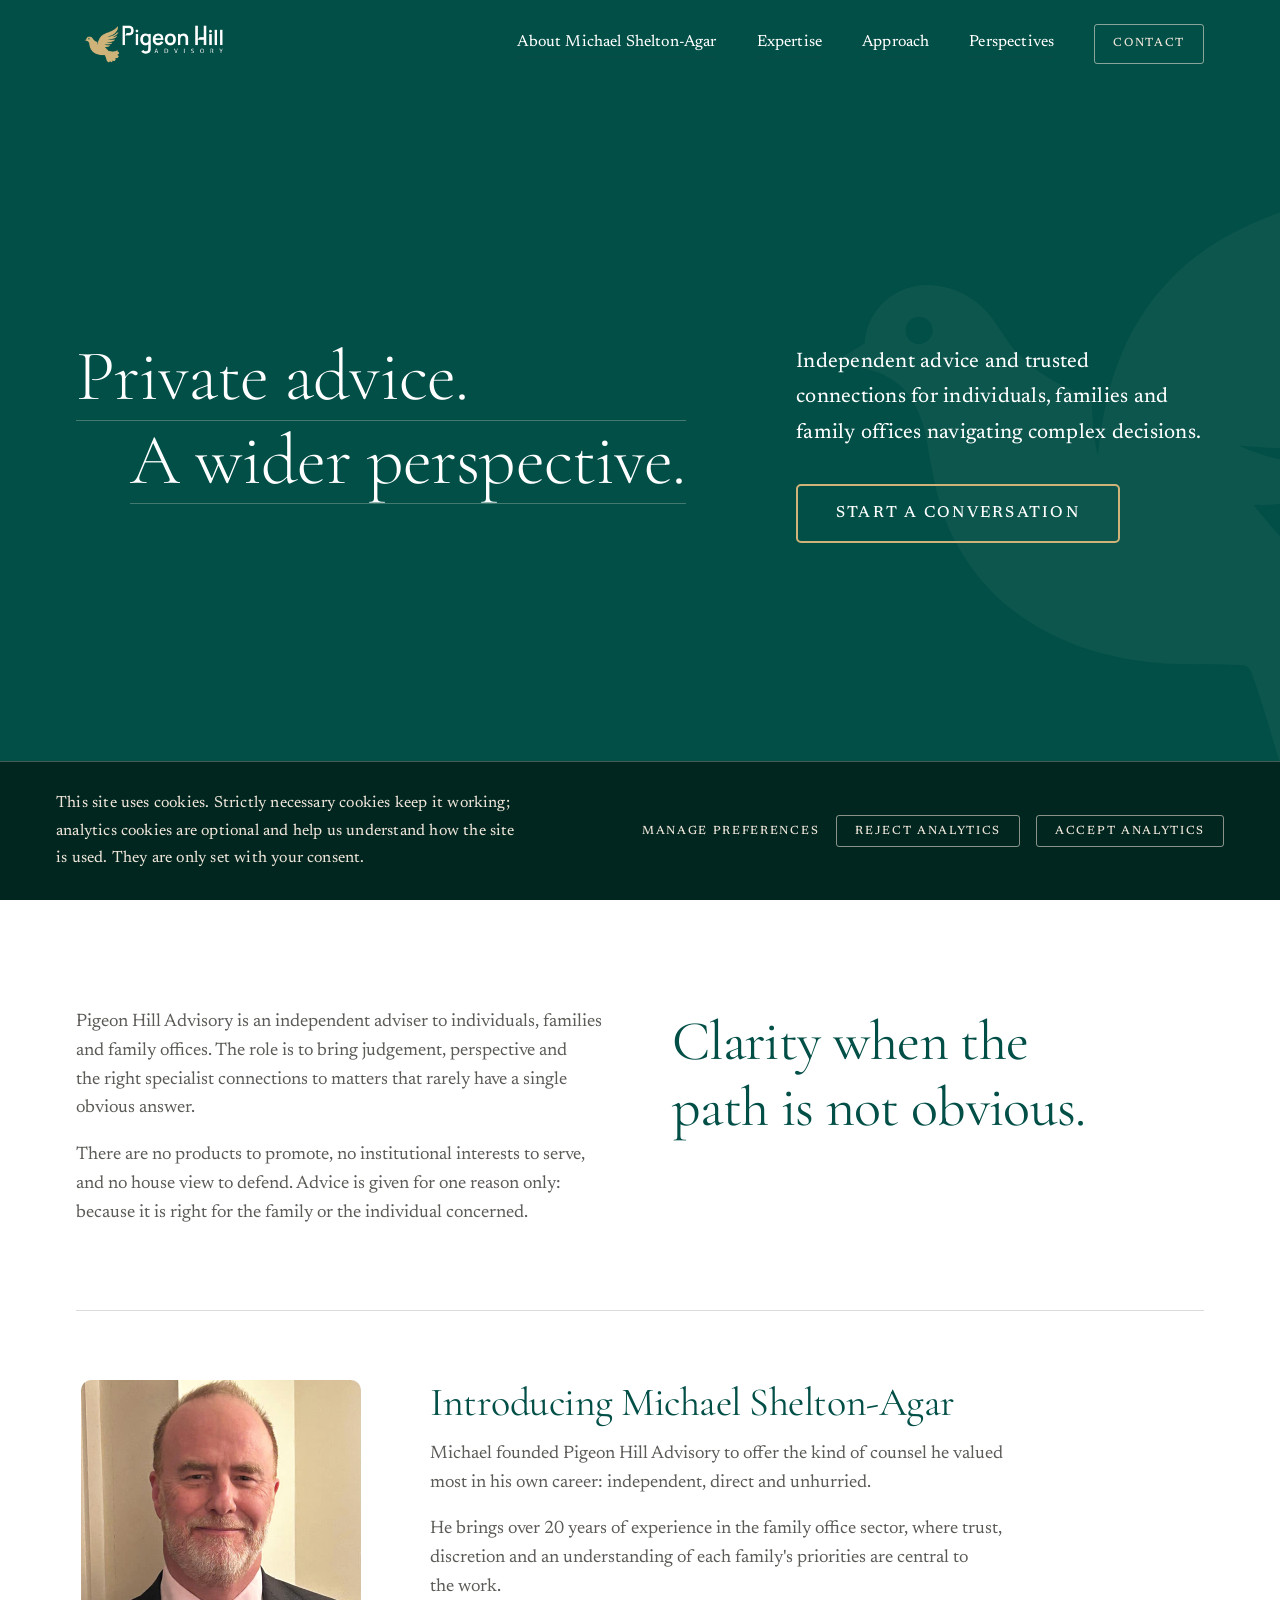
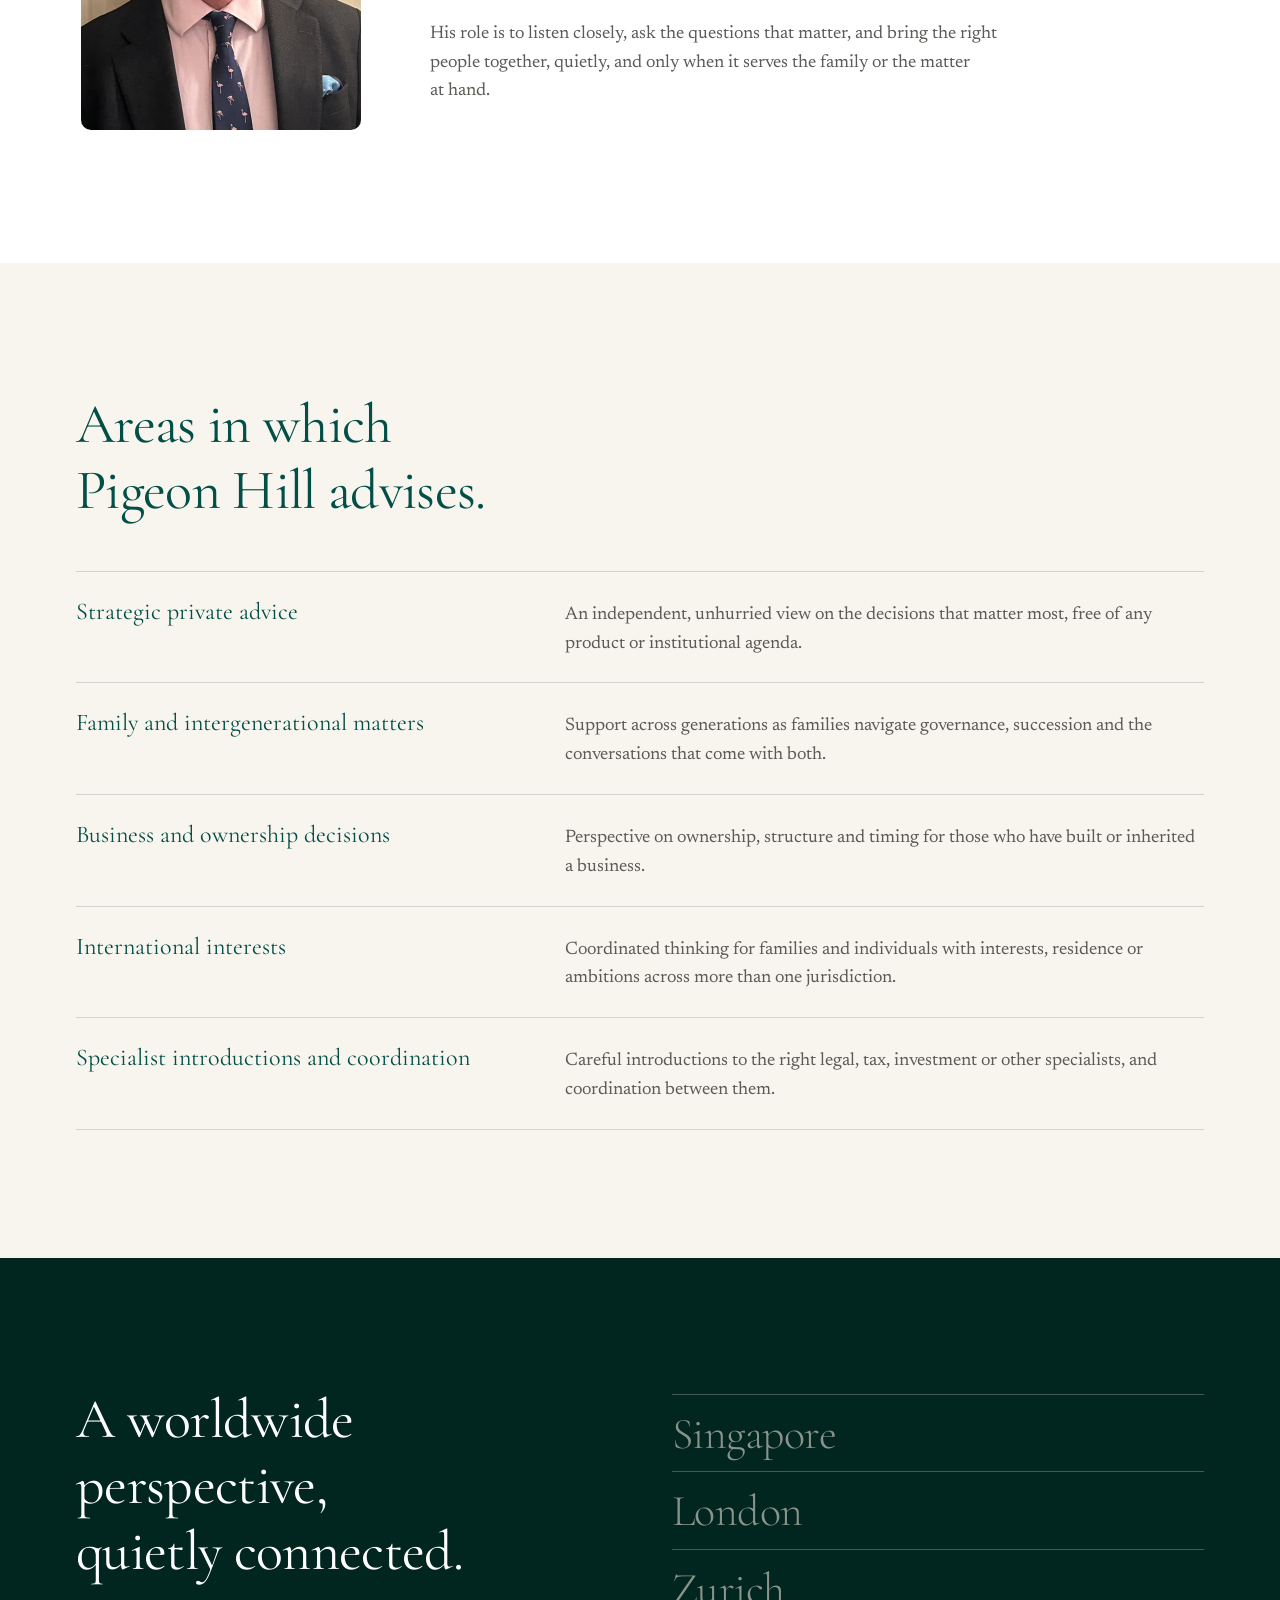
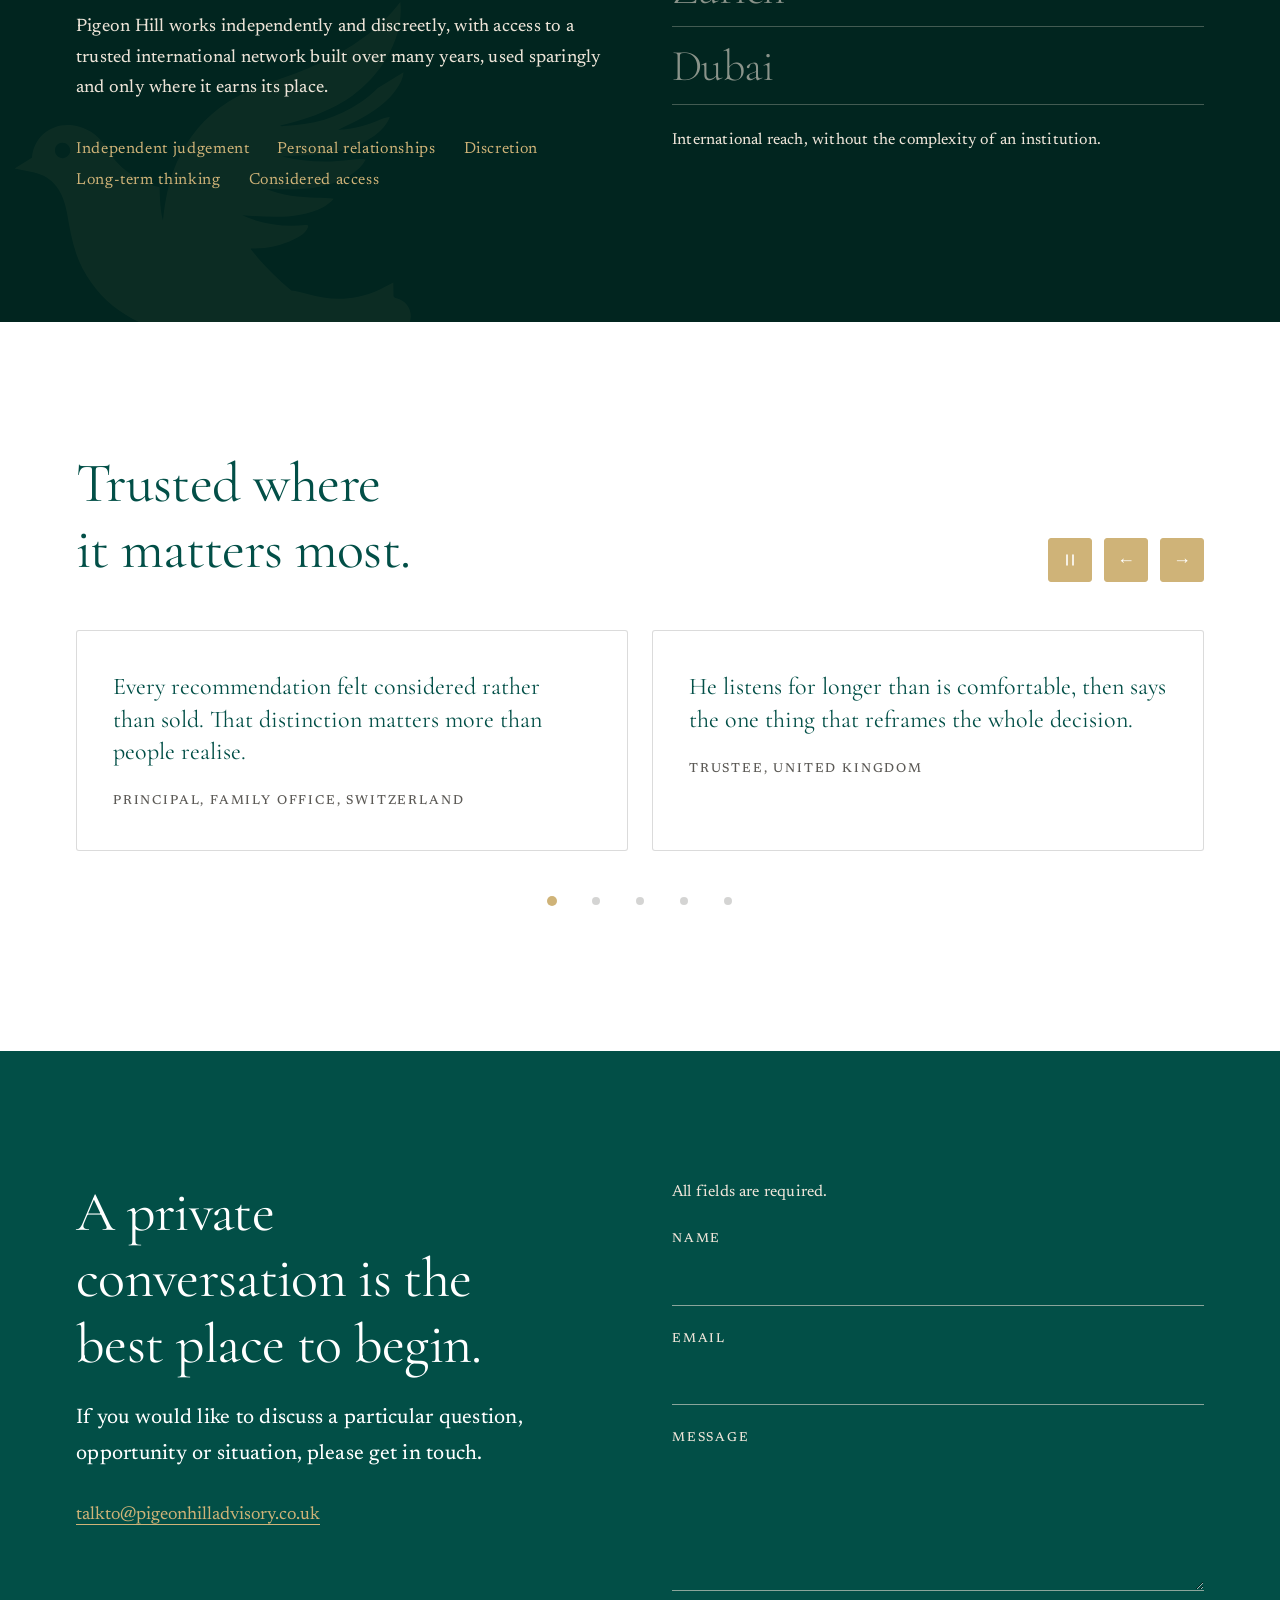
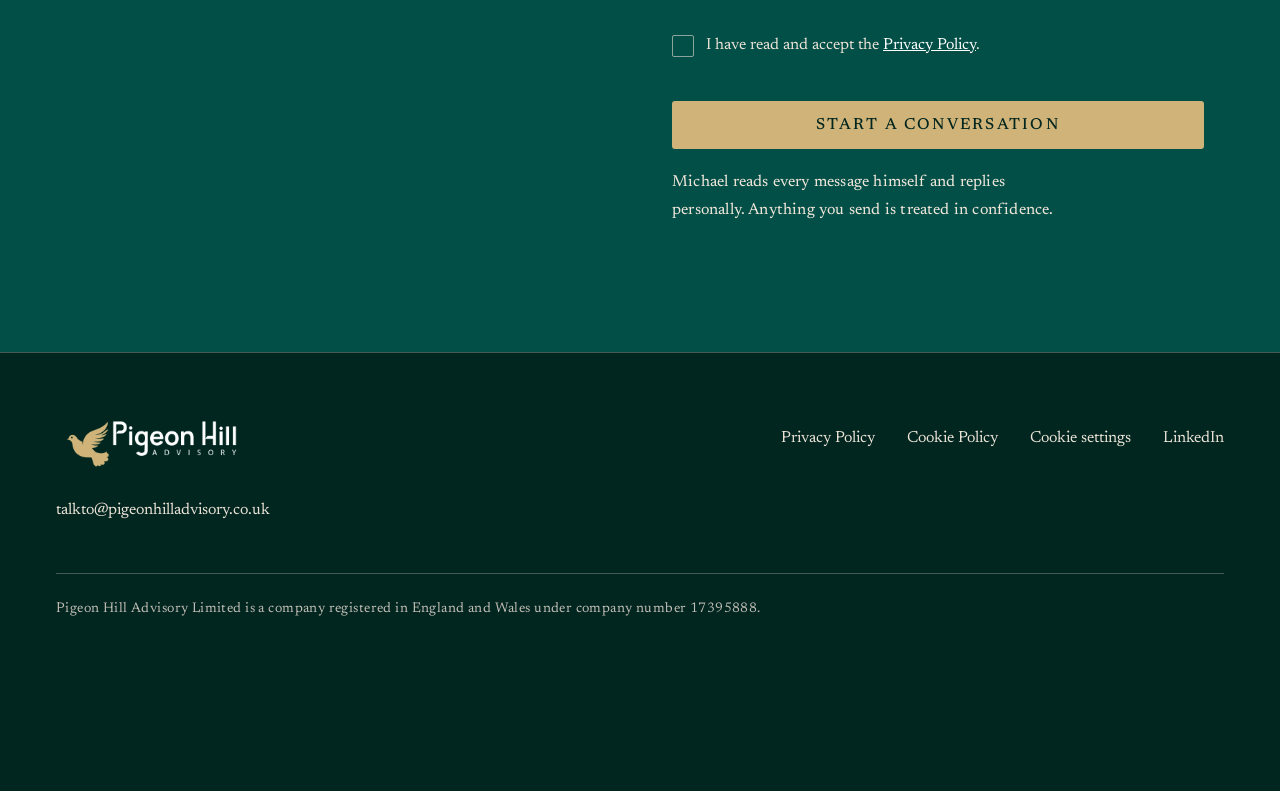
<file: index.html>
<!DOCTYPE html>
<html lang="en-GB">
<head>
<meta charset="utf-8">
<meta name="viewport" content="width=device-width, initial-scale=1">
<title>Pigeon Hill Advisory - Private advice. A wider perspective.</title>
<meta name="description" content="Independent advice and trusted connections for individuals, families and family offices navigating complex decisions.">
<meta name="keywords" content="private advisory, family office advice, wealth management, strategic advice, independent adviser, family governance, international wealth">
<meta name="author" content="Michael Shelton-Agar">
<meta name="robots" content="index, follow">
<link rel="canonical" href="https://pigeonhilladvisory.co.uk/">
<link rel="icon" href="./favicon.ico" sizes="any">
<link rel="icon" href="./assets/img/mark-dove-gold.svg" type="image/svg+xml">

<!-- OpenGraph Tags for Social Media Sharing -->
<meta property="og:type" content="website">
<meta property="og:url" content="https://pigeonhilladvisory.co.uk/">
<meta property="og:title" content="Pigeon Hill Advisory - Private advice. A wider perspective.">
<meta property="og:description" content="Independent advice and trusted connections for individuals, families and family offices navigating complex decisions.">
<meta property="og:site_name" content="Pigeon Hill Advisory">
<meta property="og:locale" content="en_GB">
<!-- Must be an absolute URL: scrapers do not resolve relative paths, and WhatsApp will not
     render SVG, so this is a JPG. Width/height let the card lay out before the image loads. -->
<meta property="og:image" content="https://pigeonhilladvisory.co.uk/assets/img/og-share.jpg">
<meta property="og:image:secure_url" content="https://pigeonhilladvisory.co.uk/assets/img/og-share.jpg">
<meta property="og:image:type" content="image/jpeg">
<meta property="og:image:width" content="1200">
<meta property="og:image:height" content="630">
<meta property="og:image:alt" content="Pigeon Hill Advisory - Private advice. A wider perspective.">

<!-- Twitter Card Tags -->
<meta name="twitter:card" content="summary_large_image">
<meta name="twitter:title" content="Pigeon Hill Advisory - Private advice. A wider perspective.">
<meta name="twitter:description" content="Independent advice and trusted connections for individuals, families and family offices navigating complex decisions.">
<meta name="twitter:image" content="https://pigeonhilladvisory.co.uk/assets/img/og-share.jpg">
<meta name="twitter:image:alt" content="Pigeon Hill Advisory - Private advice. A wider perspective.">

<!-- Schema.org Structured Data (JSON-LD) for Search Engines and AI -->
<script type="application/ld+json">
{
  "@context": "https://schema.org",
  "@type": "LocalBusiness",
  "name": "Pigeon Hill Advisory",
  "description": "Independent advice and trusted connections for individuals, families and family offices navigating complex decisions.",
  "url": "https://pigeonhilladvisory.co.uk/",
  "email": "talkto@pigeonhilladvisory.co.uk",
  "founder": {
    "@type": "Person",
    "name": "Michael Shelton-Agar",
    "description": "Founder of Pigeon Hill Advisory with over 20 years of experience in the family office sector",
    "sameAs": "https://www.linkedin.com/in/michael-shelton-agar-573106a/"
  },
  "areaServed": [
    {
      "@type": "City",
      "name": "Singapore"
    },
    {
      "@type": "City",
      "name": "London"
    },
    {
      "@type": "City",
      "name": "Zurich"
    },
    {
      "@type": "City",
      "name": "Dubai"
    }
  ],
  "knowsAbout": [
    "Strategic private advice",
    "Family governance",
    "Intergenerational wealth management",
    "Business succession",
    "Ownership decisions",
    "International wealth coordination",
    "Specialist introductions"
  ],
  "contactPoint": {
    "@type": "ContactPoint",
    "contactType": "General Enquiries",
    "email": "talkto@pigeonhilladvisory.co.uk",
    "availableLanguage": ["en"]
  },
  "priceRange": "$$$"
}
</script>

<!-- Additional Schema for Organization -->
<script type="application/ld+json">
{
  "@context": "https://schema.org",
  "@type": "Organization",
  "name": "Pigeon Hill Advisory",
  "url": "https://pigeonhilladvisory.co.uk/",
  "email": "talkto@pigeonhilladvisory.co.uk",
  "description": "Independent private advisory firm for individuals, families and family offices",
  "founders": [
    {
      "@type": "Person",
      "name": "Michael Shelton-Agar"
    }
  ],
  "serviceArea": ["SG", "GB", "CH", "AE"],
  "sameAs": [
    "https://www.linkedin.com/in/michael-shelton-agar-573106a/"
  ]
}
</script>
<link rel="preload" as="image" href="./assets/img/logo-PGA-black-on-white.png">
<link rel="preload" href="./assets/fonts/Newsreader-latin-wght.woff2" as="font" type="font/woff2" crossorigin>
<link rel="preload" href="./assets/fonts/CormorantGaramond-Light.woff2" as="font" type="font/woff2" crossorigin>
<link rel="stylesheet" href="./assets/css/tokens.css">
<link rel="stylesheet" href="./assets/css/base.css">
<link rel="stylesheet" href="./assets/css/style.css">
<!-- Google tag (gtag.js). Loads on every visit so Google can detect it; Consent Mode
     keeps analytics cookies off until the visitor accepts them in the cookie banner. -->
<script>
  window.dataLayer = window.dataLayer || [];
  function gtag(){dataLayer.push(arguments);}
  gtag('consent', 'default', { ad_storage: 'denied', analytics_storage: 'denied' });
  gtag('js', new Date());
  gtag('config', 'G-QL5EXM8TCN');
</script>
<script async src="https://www.googletagmanager.com/gtag/js?id=G-QL5EXM8TCN"></script>
</head>
<body>

<a href="#main-content" class="skip-link">Skip to content</a>

<nav class="site-nav" aria-label="Primary" data-nav>
  <div class="site-nav__inner">
    <a href="#hero" class="site-nav__logo" aria-label="Pigeon Hill Advisory - home">
      <img data-nav-logo
           src="./assets/img/logo-horizontal-reversed.png" width="1080" height="300"
           data-src-reversed="./assets/img/logo-horizontal-reversed.png"
           data-src-gold="./assets/img/logo-PGA-black-on-white.png"
           alt="Pigeon Hill Advisory">
    </a>

    <div class="site-nav__links">
      <a href="#about" class="site-nav__link">About Michael Shelton-Agar</a>
      <a href="#expertise" class="site-nav__link">Expertise</a>
      <a href="#approach" class="site-nav__link">Approach</a>
      <a href="#perspectives" class="site-nav__link">Perspectives</a>
      <a href="#contact" class="btn btn--outline btn--sm">Contact</a>
    </div>

    <button type="button" class="btn btn--text btn--sm site-nav__menu-btn" data-menu-open aria-haspopup="dialog">Menu</button>
  </div>
</nav>

<div class="mobile-menu" role="dialog" aria-modal="true" aria-label="Site navigation" data-mobile-menu hidden>
  <div class="mobile-menu__top">
    <img src="./assets/img/logo-horizontal-reversed.png" width="1080" height="300" alt="Pigeon Hill Advisory">
    <button type="button" class="btn btn--text" data-menu-close>Close</button>
  </div>
  <div class="mobile-menu__links">
    <a href="#about">About Michael Shelton-Agar</a>
    <a href="#expertise">Expertise</a>
    <a href="#approach">Approach</a>
    <a href="#perspectives">Perspectives</a>
    <a href="#contact" class="is-contact">Contact</a>
  </div>
</div>

<main id="main-content">

  <section id="hero" class="section section--forest hero">
    <img src="./assets/img/mark-dove-cream.svg" width="706" height="748" alt="" aria-hidden="true" class="section__watermark section__watermark--tr" data-parallax>
    <div class="container">
      <div class="hero__grid">
        <div class="hero__headline reveal">
          <h1 class="hero-lines">
            <span class="hero-lines__line"><span>Private advice.</span></span>
            <span class="hero-lines__line hero-lines__line--2"><span>A wider perspective.</span></span>
          </h1>
        </div>
        <div class="hero__aside reveal reveal--d1">
          <p class="hero__lead">Independent advice and trusted connections for individuals, families and family offices navigating complex decisions.</p>
          <a href="#contact" class="btn btn--lg btn--hero">Start a conversation</a>
        </div>
      </div>
    </div>
  </section>

  <section id="about" class="section section--paper">
    <div class="container">
      <div class="row">
        <div class="about-body reveal">
          <p>Pigeon Hill Advisory is an independent adviser to individuals, families and family offices. The role is to bring judgement, perspective and the right specialist connections to matters that rarely have a single obvious answer.</p>
          <p>There are no products to promote, no institutional interests to serve, and no house view to defend. Advice is given for one reason only: because it is right for the family or the individual concerned.</p>
        </div>
        <div class="reveal">
          <h2 class="about-strapline">Clarity when the path is not obvious.</h2>
        </div>
      </div>

      <hr class="ph-rule about-divider">

      <div class="row row--top">
        <div class="about-portrait-wrap reveal">
          <img class="about-portrait" src="./assets/img/portrait-michael-2-560.jpg" srcset="./assets/img/portrait-michael-2-560.jpg 560w, ./assets/img/portrait-michael-2.jpg 994w" sizes="280px" width="560" height="768" loading="lazy" decoding="async" alt="Michael Shelton-Agar, founder of Pigeon Hill Advisory">
        </div>
        <div class="about-bio reveal reveal--d2">
          <h2>Introducing Michael Shelton-Agar</h2>
          <p>Michael founded Pigeon Hill Advisory to offer the kind of counsel he valued most in his own career: independent, direct and unhurried.</p>
          <p>He brings over 20 years of experience in the family office sector, where trust, discretion and an understanding of each family's priorities are central to the work.</p>
          <p>His role is to listen closely, ask the questions that matter, and bring the right people together, quietly, and only when it serves the family or the matter at hand.</p>
        </div>
      </div>
    </div>
  </section>

  <section id="expertise" class="section section--bone">
    <div class="container">
      <div class="reveal">
        <h2 class="h-display h-display--areas">Areas in which Pigeon Hill advises.</h2>
      </div>
      <dl class="deflist reveal">
        <div class="deflist__row">
          <dt class="deflist__term">Strategic private advice</dt>
          <dd class="deflist__desc">An independent, unhurried view on the decisions that matter most, free of any product or institutional agenda.</dd>
        </div>
        <div class="deflist__row">
          <dt class="deflist__term">Family and intergenerational matters</dt>
          <dd class="deflist__desc">Support across generations as families navigate governance, succession and the conversations that come with both.</dd>
        </div>
        <div class="deflist__row">
          <dt class="deflist__term">Business and ownership decisions</dt>
          <dd class="deflist__desc">Perspective on ownership, structure and timing for those who have built or inherited a business.</dd>
        </div>
        <div class="deflist__row">
          <dt class="deflist__term">International interests</dt>
          <dd class="deflist__desc">Coordinated thinking for families and individuals with interests, residence or ambitions across more than one jurisdiction.</dd>
        </div>
        <div class="deflist__row">
          <dt class="deflist__term">Specialist introductions and coordination</dt>
          <dd class="deflist__desc">Careful introductions to the right legal, tax, investment or other specialists, and coordination between them.</dd>
        </div>
      </dl>
    </div>
  </section>

  <section id="approach" class="section section--deep">
    <img src="./assets/img/mark-dove-gold.svg" width="706" height="748" alt="" aria-hidden="true" class="section__watermark section__watermark--bl">
    <div class="container">
      <div class="row">
        <div class="reveal">
          <h2 class="h-display h-display--on-inverse h-display--approach">A worldwide perspective, quietly connected.</h2>
          <p class="lead-on-inverse">Pigeon Hill works independently and discreetly, with access to a trusted international network built over many years, used sparingly and only where it earns its place.</p>
          <ul class="approach-keywords"><li>Independent judgement</li><li>Personal relationships</li><li>Discretion</li><li>Long-term thinking</li><li>Considered access</li></ul>
        </div>
        <div class="reveal reveal--d2 approach-aside">
          <div class="approach-cities">
            <div class="approach-cities__row">
              <span class="approach-cities__city">Singapore</span>
              <span class="approach-cities__city">London</span>
              <span class="approach-cities__city">Zurich</span>
              <span class="approach-cities__city">Dubai</span>
            </div>
            <p class="approach-cities__note">International reach, without the complexity of an institution.</p>
          </div>
        </div>
      </div>
    </div>
  </section>

  <section id="perspectives" class="section section--paper">
    <div class="container">
      <div class="perspectives-head reveal">
        <h2 class="h-display h-display--proof">Trusted where it matters most.</h2>
        <div class="perspectives-controls">
          <button type="button" class="btn btn--sm carousel-arrow" data-carousel-toggle aria-label="Pause automatic rotation">
            <svg class="carousel-arrow__icon" data-icon-pause viewBox="0 0 16 16" width="16" height="16" aria-hidden="true" focusable="false"><path d="M5 3v10M11 3v10" fill="none" stroke="currentColor" stroke-width="1.6" stroke-linecap="round"/></svg>
            <svg class="carousel-arrow__icon" data-icon-play viewBox="0 0 16 16" width="16" height="16" aria-hidden="true" focusable="false" hidden><path d="M5 3l8 5-8 5z" fill="none" stroke="currentColor" stroke-width="1.6" stroke-linejoin="round"/></svg>
          </button>
          <button type="button" class="btn btn--sm carousel-arrow" data-carousel-prev aria-label="Previous perspective"><span aria-hidden="true">&larr;</span></button>
          <button type="button" class="btn btn--sm carousel-arrow" data-carousel-next aria-label="Next perspective"><span aria-hidden="true">&rarr;</span></button>
        </div>
      </div>

      <div class="carousel" data-carousel tabindex="0" role="region" aria-label="Client perspectives, use left and right arrow keys to navigate">
        <div class="carousel__card">
          <blockquote class="carousel__quote">Every recommendation felt considered rather than sold. That distinction matters more than people realise.</blockquote>
          <div class="carousel__attribution">Principal, family office, Switzerland</div>
        </div>
        <div class="carousel__card">
          <blockquote class="carousel__quote">He listens for longer than is comfortable, then says the one thing that reframes the whole decision.</blockquote>
          <div class="carousel__attribution">Trustee, United Kingdom</div>
        </div>
        <div class="carousel__card">
          <blockquote class="carousel__quote">The introductions were exactly right, and there were fewer of them than we expected.</blockquote>
          <div class="carousel__attribution">Managing Director, Singapore</div>
        </div>
        <div class="carousel__card">
          <blockquote class="carousel__quote">No agenda beyond ours. That is rarer than it should be.</blockquote>
          <div class="carousel__attribution">Family Office Director, United States</div>
        </div>
        <div class="carousel__card">
          <blockquote class="carousel__quote">Discretion was never mentioned. It was simply how everything was handled.</blockquote>
          <div class="carousel__attribution">Private Investor, United Arab Emirates</div>
        </div>
      </div>

      <div class="carousel-dots" role="group" aria-label="Choose perspective">
        <button type="button" data-carousel-dot aria-label="Show perspective 1"></button>
        <button type="button" data-carousel-dot aria-label="Show perspective 2"></button>
        <button type="button" data-carousel-dot aria-label="Show perspective 3"></button>
        <button type="button" data-carousel-dot aria-label="Show perspective 4"></button>
        <button type="button" data-carousel-dot aria-label="Show perspective 5"></button>
      </div>
    </div>
  </section>

  <section id="contact" class="section section--forest">
    <div class="container">
      <div class="row">
        <div class="reveal">
          <h2 class="h-display h-display--on-inverse h-display--contact">A private conversation is the best place to begin.</h2>
          <p class="lead-contact">If you would like to discuss a particular question, opportunity or situation, please get in touch.</p>
          <a href="mailto:talkto@pigeonhilladvisory.co.uk" class="mail-link">talkto@pigeonhilladvisory.co.uk</a>
        </div>

        <div class="reveal reveal--d1">
          <div class="contact-confirm" data-form-confirm role="status" tabindex="-1" hidden>
            <p>Thank you.</p>
            <p>Your message has been received. Michael will be in touch directly.</p>
          </div>

          <form class="contact-form" data-contact-form novalidate action="https://usebasin.com/f/d5da3bb803e0" method="post">
            <p class="form-note">All fields are required.</p>
            <div class="field">
              <label class="field__label field__label--dark" for="ph-name">Name</label>
              <input class="field__control field__control--dark" type="text" id="ph-name" name="name" autocomplete="name" aria-required="true" aria-describedby="ph-name-error">
              <p class="field__error" id="ph-name-error" data-field-error="name" hidden></p>
            </div>
            <div class="field">
              <label class="field__label field__label--dark" for="ph-email">Email</label>
              <input class="field__control field__control--dark" type="email" id="ph-email" name="email" autocomplete="email" aria-required="true" aria-describedby="ph-email-error">
              <p class="field__error" id="ph-email-error" data-field-error="email" hidden></p>
            </div>
            <div class="field">
              <label class="field__label field__label--dark" for="ph-message">Message</label>
              <textarea class="field__control field__control--dark" id="ph-message" name="message" rows="4" aria-required="true" aria-describedby="ph-message-error"></textarea>
              <p class="field__error" id="ph-message-error" data-field-error="message" hidden></p>
            </div>
            <label class="checkbox checkbox--dark" for="ph-consent">
              <input type="checkbox" id="ph-consent" name="consent" aria-required="true" aria-describedby="ph-consent-error">
              <span class="checkbox__box" aria-hidden="true"><span class="checkbox__tick"></span></span>
              <span class="checkbox__label">I have read and accept the <a href="./privacy-policy.html" class="checkbox__link">Privacy Policy</a>.</span>
            </label>
            <p class="field__error" id="ph-consent-error" data-field-error="consent" hidden></p>
            <div class="form-error" data-form-error role="alert" hidden></div>
            <button type="submit" class="btn btn--solid btn--lg btn--dark" data-form-submit>Start a conversation</button>
            <p class="form-assurance">Michael reads every message himself and replies personally. Anything you send is treated in confidence.</p>
          </form>
        </div>
      </div>
    </div>
  </section>

</main>

<footer class="site-footer" data-footer>
  <div class="site-footer__inner">
    <div class="site-footer__top">
      <div class="site-footer__brand">
        <a href="#top" aria-label="Back to top"><img src="./assets/img/logo-horizontal-reversed.png" width="1080" height="300" alt="Pigeon Hill Advisory"></a>
        <a href="mailto:talkto@pigeonhilladvisory.co.uk">talkto@pigeonhilladvisory.co.uk</a>
      </div>
      <div class="site-footer__links">
        <a href="./privacy-policy.html">Privacy Policy</a>
        <a href="./cookie-policy.html">Cookie Policy</a>
        <button type="button" data-cookie-settings>Cookie settings</button>
        <a href="https://www.linkedin.com/in/michael-shelton-agar-573106a/" target="_blank" rel="noopener noreferrer">LinkedIn</a>
      </div>
    </div>
    <div class="site-footer__copy">Pigeon Hill Advisory Limited is a company registered in England and Wales under company number 17395888.</div>
  </div>
</footer>

<div class="cookie-banner" role="dialog" aria-label="Cookie consent" data-cookie-banner hidden>
  <p>This site uses cookies. Strictly necessary cookies keep it working; analytics cookies are optional and help us understand how the site is used. They are only set with your consent.</p>
  <div class="cookie-banner__actions">
    <button type="button" class="btn btn--text btn--sm btn--dark" data-cookie-manage>Manage preferences</button>
    <button type="button" class="btn btn--outline btn--sm btn--dark" data-cookie-reject>Reject analytics</button>
    <button type="button" class="btn btn--outline btn--sm btn--dark" data-cookie-accept>Accept analytics</button>
  </div>
</div>

<div class="cookie-overlay" role="dialog" aria-modal="true" aria-label="Cookie preferences" data-cookie-panel hidden>
  <div class="cookie-panel">
    <h2>Cookie preferences</h2>
    <p>This site uses Google Analytics only. No advertising or behavioural tracking is used.</p>

    <div class="cookie-panel__row">
      <div>
        <div class="cookie-panel__row-title">Strictly necessary</div>
        <div class="cookie-panel__row-sub">Always active</div>
      </div>
      <label class="checkbox" for="ph-cookie-necessary">
        <input type="checkbox" id="ph-cookie-necessary" checked disabled>
        <span class="checkbox__box" aria-hidden="true"><span class="checkbox__tick"></span></span>
      </label>
    </div>

    <div class="cookie-panel__row cookie-panel__row--analytics">
      <div>
        <div class="cookie-panel__row-title">Analytics</div>
        <div class="cookie-panel__row-sub">Google Analytics, off until consent is given</div>
      </div>
      <label class="checkbox" for="ph-cookie-analytics">
        <input type="checkbox" id="ph-cookie-analytics" data-cookie-analytics-toggle>
        <span class="checkbox__box" aria-hidden="true"><span class="checkbox__tick"></span></span>
      </label>
    </div>

    <div class="cookie-panel__actions">
      <button type="button" class="btn btn--text btn--sm" data-cookie-close>Close</button>
      <button type="button" class="btn btn--solid btn--sm" data-cookie-save>Save preferences</button>
    </div>
  </div>
</div>

<script src="./assets/js/main.js"></script>
</body>
</html>
</file>
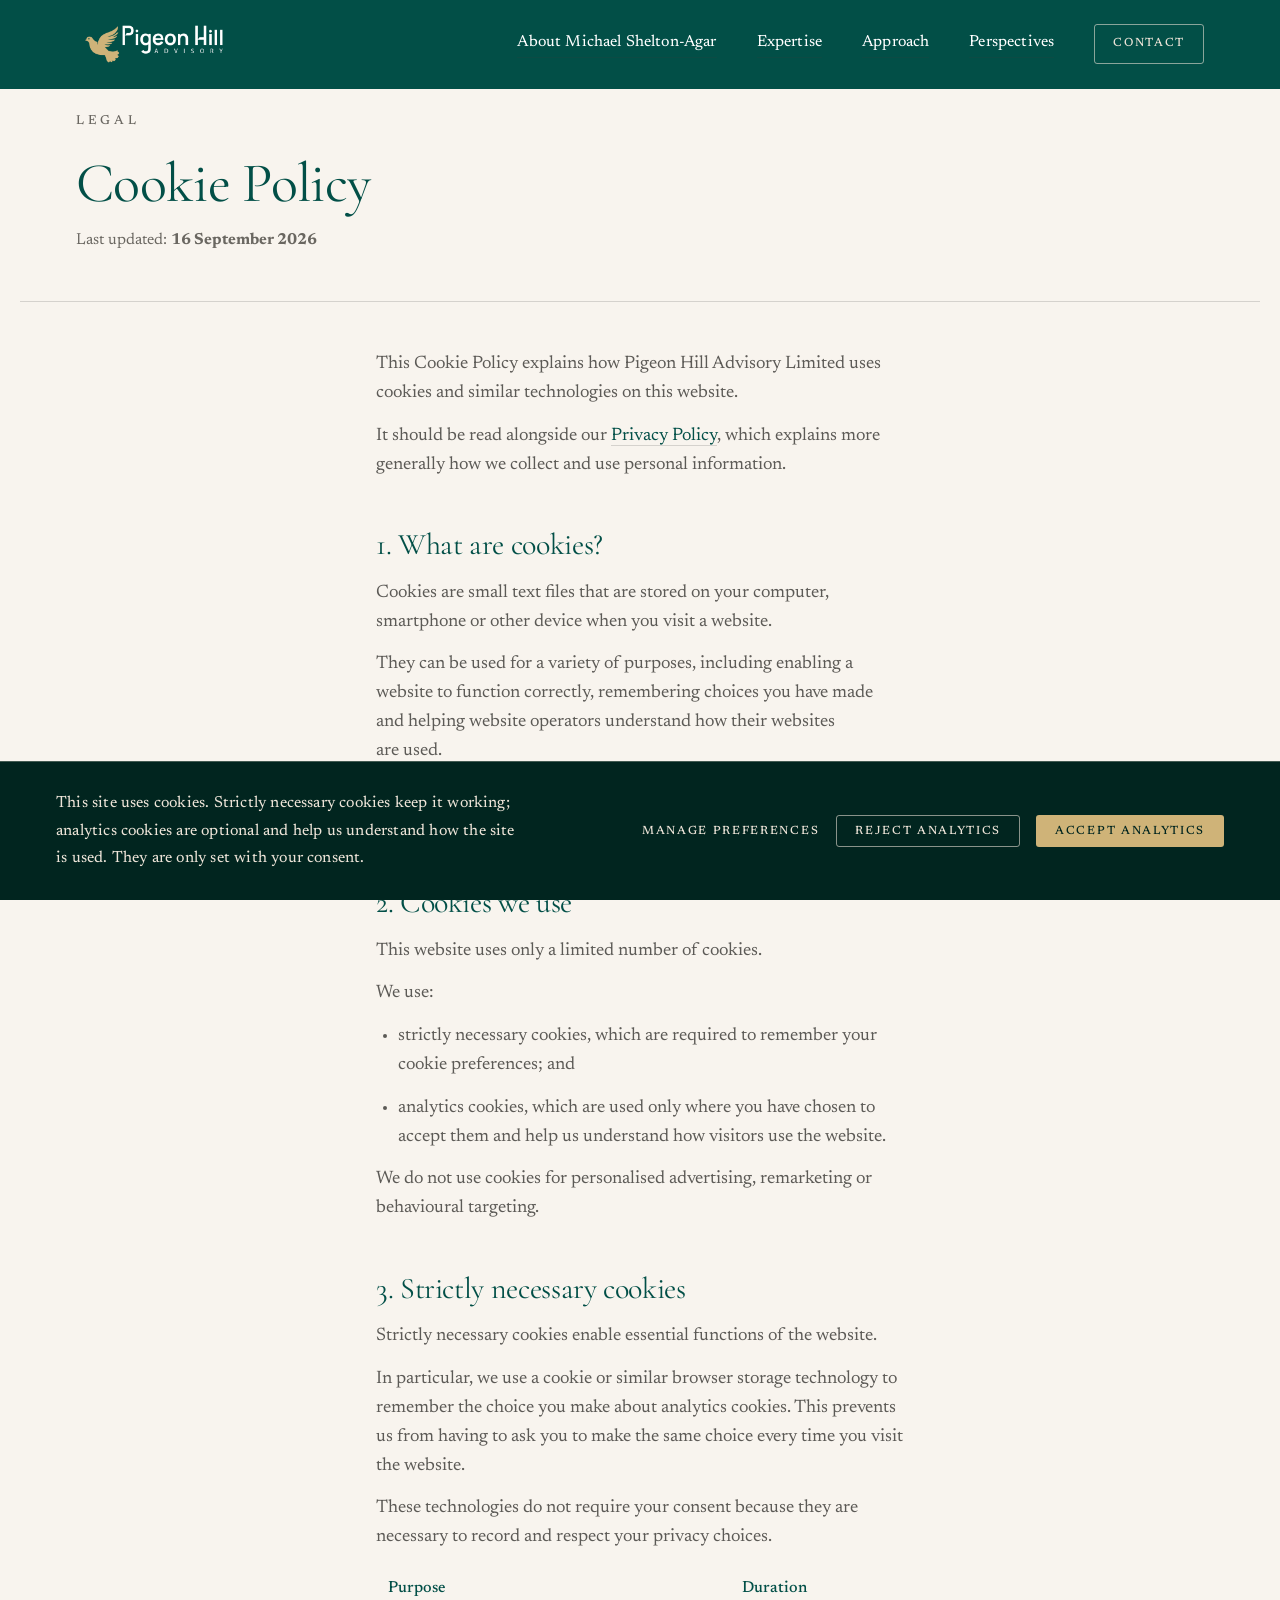
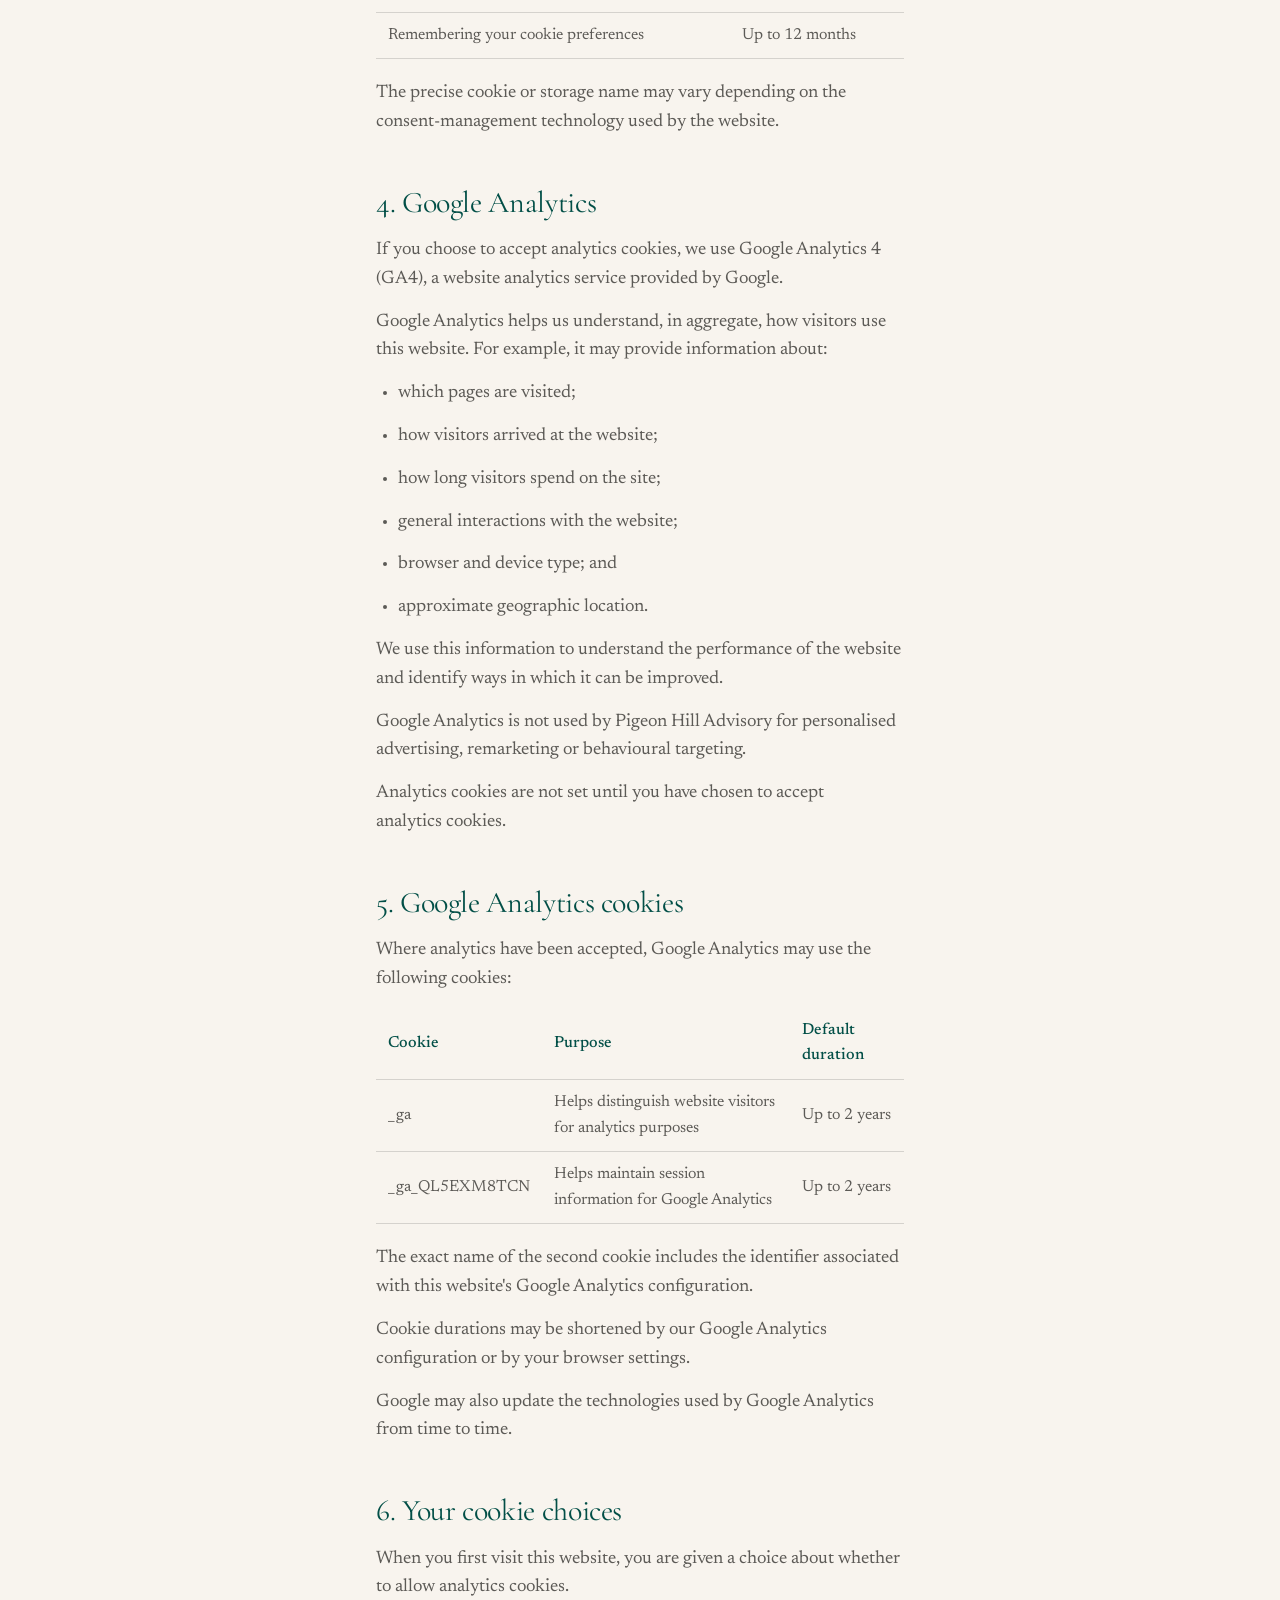
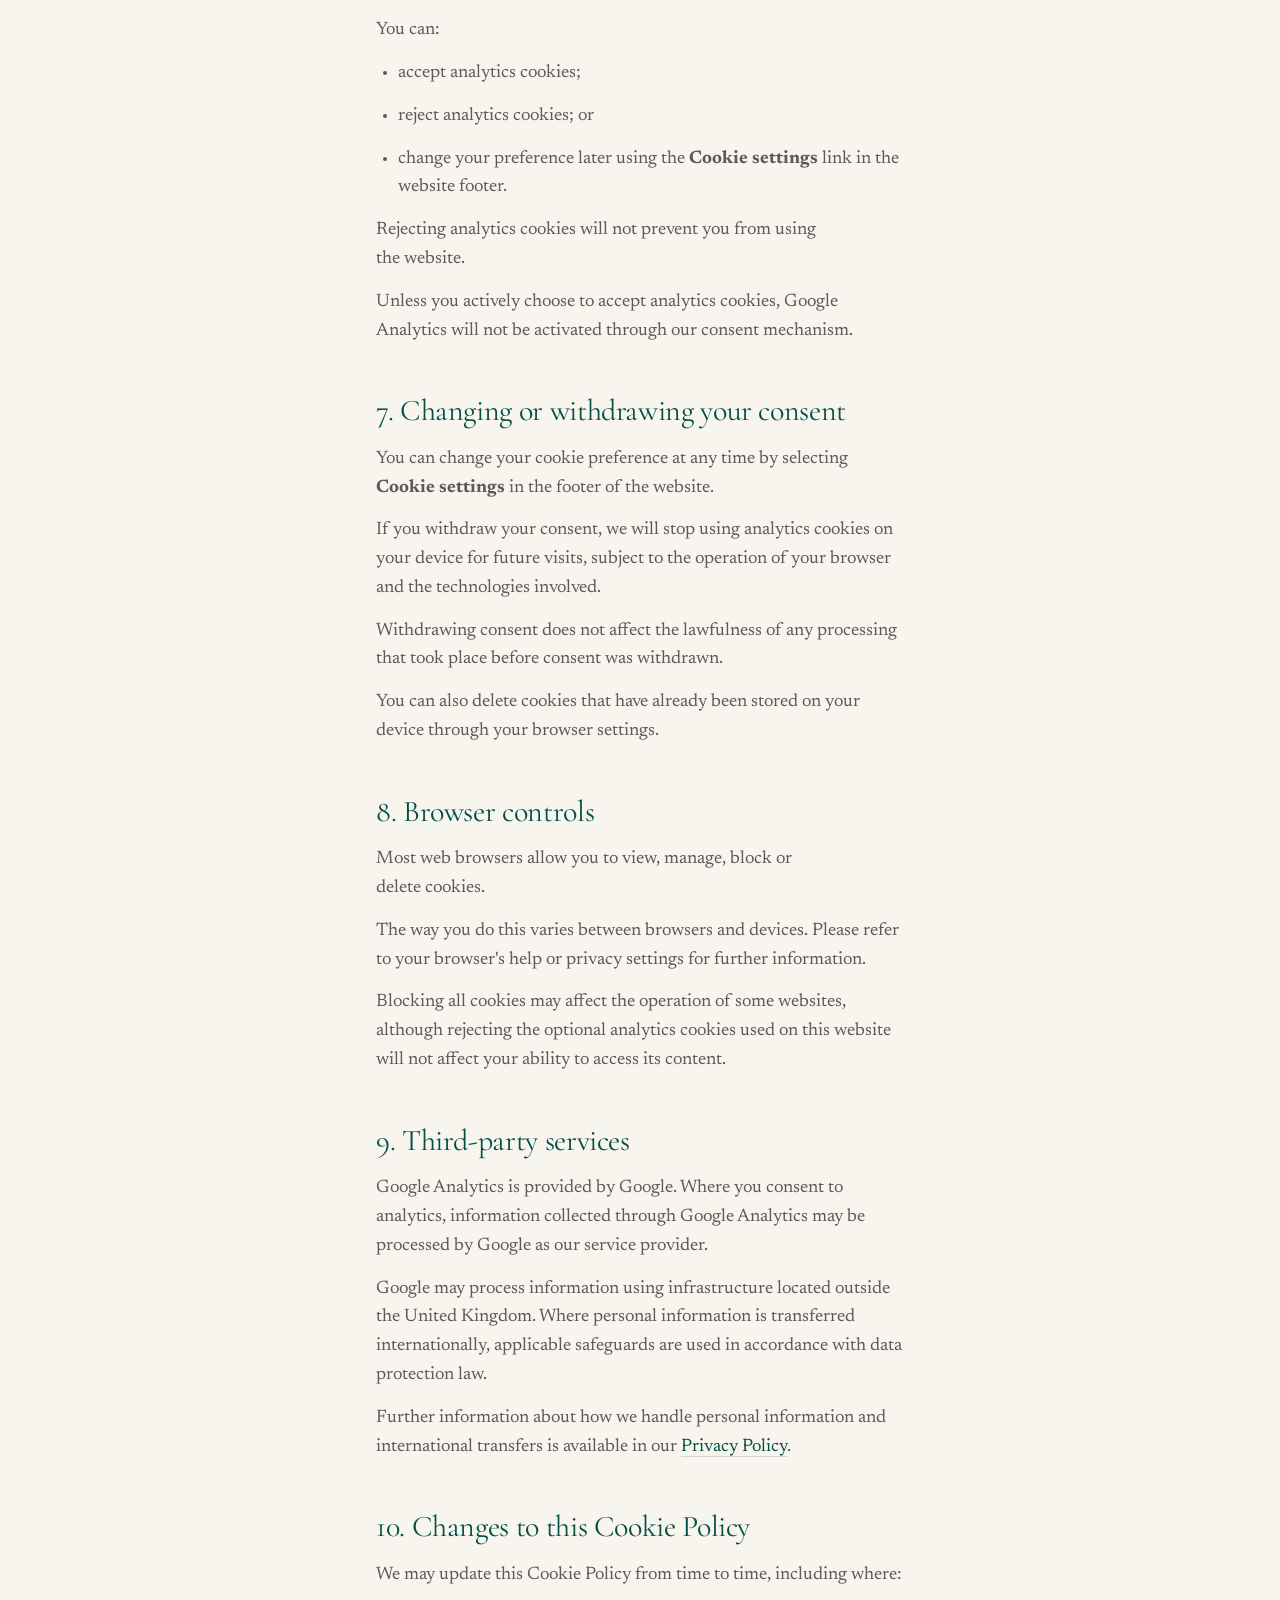
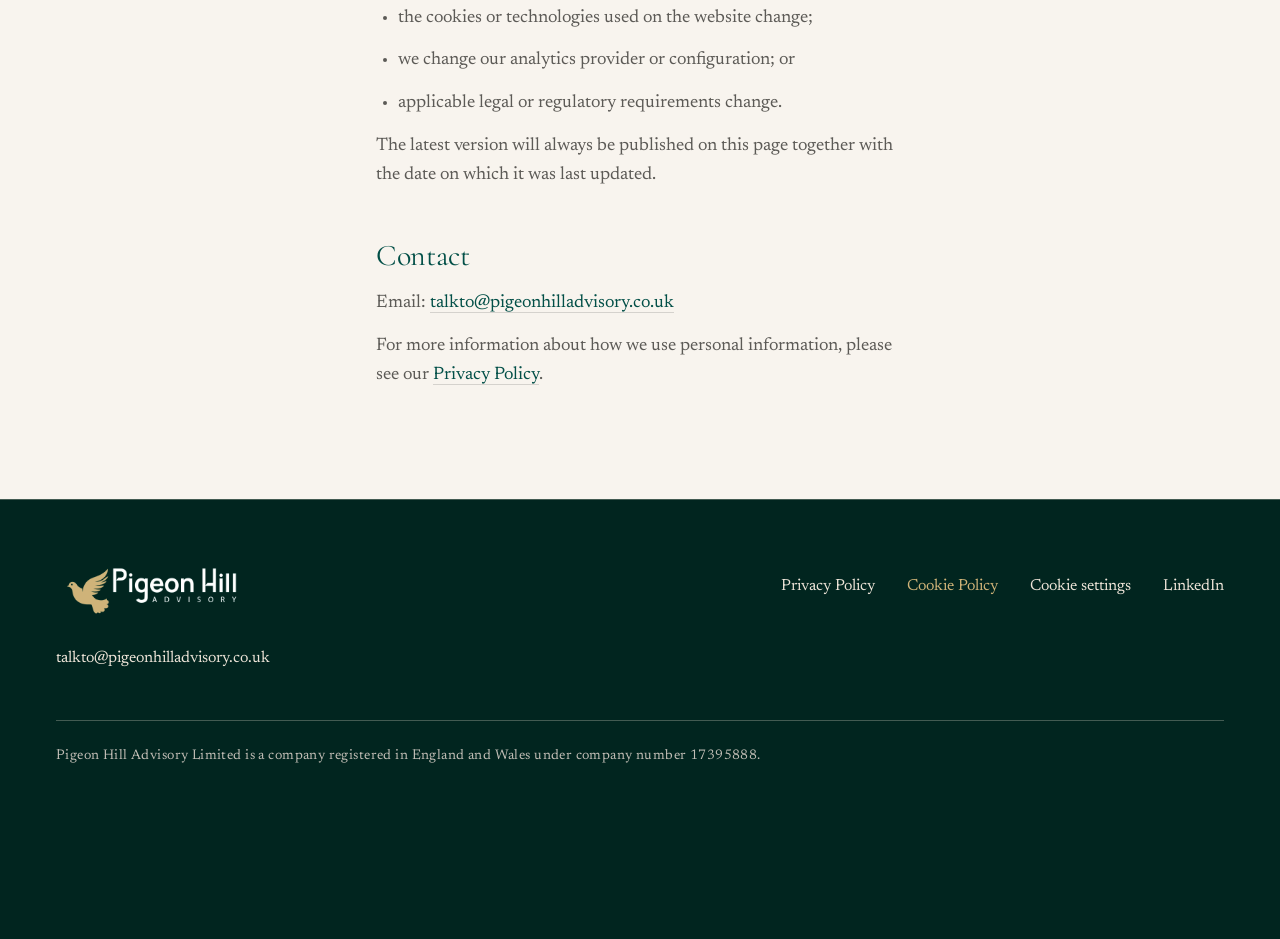
<file: cookie-policy.html>
<!DOCTYPE html>
<html lang="en-GB">
<head>
<meta charset="utf-8">
<meta name="viewport" content="width=device-width, initial-scale=1">
<title>Cookie Policy - Pigeon Hill Advisory</title>
<meta name="description" content="Cookie Policy for Pigeon Hill Advisory. Information about cookies used on this website and how to manage your preferences.">
<meta name="robots" content="index, follow">
<link rel="canonical" href="https://pigeonhilladvisory.co.uk/cookie-policy.html">
<link rel="icon" href="./favicon.ico" sizes="any">
<link rel="icon" href="./assets/img/mark-dove-gold.svg" type="image/svg+xml">

<!-- OpenGraph Tags -->
<meta property="og:type" content="website">
<meta property="og:url" content="https://pigeonhilladvisory.co.uk/cookie-policy.html">
<meta property="og:title" content="Cookie Policy - Pigeon Hill Advisory">
<meta property="og:description" content="Cookie Policy for Pigeon Hill Advisory. Information about cookies used on this website and how to manage your preferences.">
<meta property="og:site_name" content="Pigeon Hill Advisory">
<meta property="og:locale" content="en_GB">
<meta property="og:image" content="https://pigeonhilladvisory.co.uk/assets/img/og-share.jpg">
<meta property="og:image:secure_url" content="https://pigeonhilladvisory.co.uk/assets/img/og-share.jpg">
<meta property="og:image:type" content="image/jpeg">
<meta property="og:image:width" content="1200">
<meta property="og:image:height" content="630">
<meta property="og:image:alt" content="Pigeon Hill Advisory - Private advice. A wider perspective.">
<meta name="twitter:card" content="summary_large_image">
<meta name="twitter:image" content="https://pigeonhilladvisory.co.uk/assets/img/og-share.jpg">

<!-- Schema.org Structured Data -->
<script type="application/ld+json">
{
  "@context": "https://schema.org",
  "@type": "WebPage",
  "name": "Cookie Policy",
  "description": "Cookie Policy for Pigeon Hill Advisory",
  "url": "https://pigeonhilladvisory.co.uk/cookie-policy.html",
  "isPartOf": {
    "@type": "WebSite",
    "name": "Pigeon Hill Advisory",
    "url": "https://pigeonhilladvisory.co.uk/"
  }
}
</script>
<link rel="preload" as="image" href="./assets/img/logo-PGA-black-on-white.png">
<link rel="stylesheet" href="./assets/css/tokens.css">
<link rel="stylesheet" href="./assets/css/base.css">
<link rel="stylesheet" href="./assets/css/style.css">
<!-- Google tag (gtag.js). Loads on every visit so Google can detect it; Consent Mode
     keeps analytics cookies off until the visitor accepts them in the cookie banner. -->
<script>
  window.dataLayer = window.dataLayer || [];
  function gtag(){dataLayer.push(arguments);}
  gtag('consent', 'default', { ad_storage: 'denied', analytics_storage: 'denied' });
  gtag('js', new Date());
  gtag('config', 'G-QL5EXM8TCN');
</script>
<script async src="https://www.googletagmanager.com/gtag/js?id=G-QL5EXM8TCN"></script>
<style>
/* No dark hero on the legal pages, so the nav needs its own ground in the unscrolled state. */
.site-nav:not(.is-scrolled){background-color:var(--surface-inverse)}
</style>
</head>
<body>

<nav class="site-nav" aria-label="Primary" data-nav>
  <div class="site-nav__inner">
    <a href="./index.html" class="site-nav__logo" aria-label="Pigeon Hill Advisory - home">
      <img data-nav-logo
           src="./assets/img/logo-horizontal-reversed.png"
           data-src-reversed="./assets/img/logo-horizontal-reversed.png"
           data-src-gold="./assets/img/logo-PGA-black-on-white.png"
           alt="Pigeon Hill Advisory">
    </a>

    <div class="site-nav__links">
      <a href="./index.html#about" class="site-nav__link">About Michael Shelton-Agar</a>
      <a href="./index.html#expertise" class="site-nav__link">Expertise</a>
      <a href="./index.html#approach" class="site-nav__link">Approach</a>
      <a href="./index.html#perspectives" class="site-nav__link">Perspectives</a>
      <a href="./index.html#contact" class="btn btn--outline btn--sm">Contact</a>
    </div>

    <button type="button" class="btn btn--text btn--sm site-nav__menu-btn" data-menu-open aria-haspopup="dialog">Menu</button>
  </div>
</nav>

<div class="mobile-menu" role="dialog" aria-modal="true" aria-label="Site navigation" data-mobile-menu hidden>
  <div class="mobile-menu__top">
    <img src="./assets/img/logo-horizontal-reversed.png" alt="Pigeon Hill Advisory">
    <button type="button" class="btn btn--text" data-menu-close>Close</button>
  </div>
  <div class="mobile-menu__links">
    <a href="./index.html#about">About Michael Shelton-Agar</a>
    <a href="./index.html#expertise">Expertise</a>
    <a href="./index.html#approach">Approach</a>
    <a href="./index.html#perspectives">Perspectives</a>
    <a href="./index.html#contact" class="is-contact">Contact</a>
  </div>
</div>

<main>
  <div class="legal-header" style="padding-top:7rem">
    <div class="ph-eyebrow" style="letter-spacing:0.28em;margin-bottom:20px">Legal</div>
    <h1 style="font:var(--type-display-3);color:var(--text-display);margin:0 0 12px">Cookie Policy</h1>
    <p style="font:var(--type-body-sm);color:var(--text-muted);margin:0 0 8px">Last updated: <strong>16 September 2026</strong></p>
  </div>
  <hr class="legal-rule">
  <div class="legal">
    <p>This Cookie Policy explains how Pigeon Hill Advisory Limited uses cookies and similar technologies on this website.</p>
    <p>It should be read alongside our <a href="./privacy-policy.html">Privacy Policy</a>, which explains more generally how we collect and use personal information.</p>

    <h2>1. What are cookies?</h2>
    <p>Cookies are small text files that are stored on your computer, smartphone or other device when you visit a website.</p>
    <p>They can be used for a variety of purposes, including enabling a website to function correctly, remembering choices you have made and helping website operators understand how their websites are used.</p>
    <p>Some cookies are deleted when you close your browser, while others remain on your device for a specified period or until you delete them.</p>

    <h2>2. Cookies we use</h2>
    <p>This website uses only a limited number of cookies.</p>
    <p>We use:</p>
    <ul>
      <li>strictly necessary cookies, which are required to remember your cookie preferences; and</li>
      <li>analytics cookies, which are used only where you have chosen to accept them and help us understand how visitors use the website.</li>
    </ul>
    <p>We do not use cookies for personalised advertising, remarketing or behavioural targeting.</p>

    <h2>3. Strictly necessary cookies</h2>
    <p>Strictly necessary cookies enable essential functions of the website.</p>
    <p>In particular, we use a cookie or similar browser storage technology to remember the choice you make about analytics cookies. This prevents us from having to ask you to make the same choice every time you visit the website.</p>
    <p>These technologies do not require your consent because they are necessary to record and respect your privacy choices.</p>
    <table>
      <thead>
        <tr><th>Purpose</th><th>Duration</th></tr>
      </thead>
      <tbody>
        <tr><td>Remembering your cookie preferences</td><td>Up to 12 months</td></tr>
      </tbody>
    </table>
    <p>The precise cookie or storage name may vary depending on the consent-management technology used by the website.</p>

    <h2>4. Google Analytics</h2>
    <p>If you choose to accept analytics cookies, we use Google Analytics 4 (GA4), a website analytics service provided by Google.</p>
    <p>Google Analytics helps us understand, in aggregate, how visitors use this website. For example, it may provide information about:</p>
    <ul>
      <li>which pages are visited;</li>
      <li>how visitors arrived at the website;</li>
      <li>how long visitors spend on the site;</li>
      <li>general interactions with the website;</li>
      <li>browser and device type; and</li>
      <li>approximate geographic location.</li>
    </ul>
    <p>We use this information to understand the performance of the website and identify ways in which it can be improved.</p>
    <p>Google Analytics is not used by Pigeon Hill Advisory for personalised advertising, remarketing or behavioural targeting.</p>
    <p>Analytics cookies are not set until you have chosen to accept analytics cookies.</p>

    <h2>5. Google Analytics cookies</h2>
    <p>Where analytics have been accepted, Google Analytics may use the following cookies:</p>
    <table>
      <thead>
        <tr><th>Cookie</th><th>Purpose</th><th>Default duration</th></tr>
      </thead>
      <tbody>
        <tr><td>_ga</td><td>Helps distinguish website visitors for analytics purposes</td><td>Up to 2 years</td></tr>
        <tr><td>_ga_QL5EXM8TCN</td><td>Helps maintain session information for Google Analytics</td><td>Up to 2 years</td></tr>
      </tbody>
    </table>
    <p>The exact name of the second cookie includes the identifier associated with this website's Google Analytics configuration.</p>
    <p>Cookie durations may be shortened by our Google Analytics configuration or by your browser settings.</p>
    <p>Google may also update the technologies used by Google Analytics from time to time.</p>

    <h2>6. Your cookie choices</h2>
    <p>When you first visit this website, you are given a choice about whether to allow analytics cookies.</p>
    <p>You can:</p>
    <ul>
      <li>accept analytics cookies;</li>
      <li>reject analytics cookies; or</li>
      <li>change your preference later using the <strong>Cookie settings</strong> link in the website footer.</li>
    </ul>
    <p>Rejecting analytics cookies will not prevent you from using the website.</p>
    <p>Unless you actively choose to accept analytics cookies, Google Analytics will not be activated through our consent mechanism.</p>

    <h2>7. Changing or withdrawing your consent</h2>
    <p>You can change your cookie preference at any time by selecting <strong>Cookie settings</strong> in the footer of the website.</p>
    <p>If you withdraw your consent, we will stop using analytics cookies on your device for future visits, subject to the operation of your browser and the technologies involved.</p>
    <p>Withdrawing consent does not affect the lawfulness of any processing that took place before consent was withdrawn.</p>
    <p>You can also delete cookies that have already been stored on your device through your browser settings.</p>

    <h2>8. Browser controls</h2>
    <p>Most web browsers allow you to view, manage, block or delete cookies.</p>
    <p>The way you do this varies between browsers and devices. Please refer to your browser's help or privacy settings for further information.</p>
    <p>Blocking all cookies may affect the operation of some websites, although rejecting the optional analytics cookies used on this website will not affect your ability to access its content.</p>

    <h2>9. Third-party services</h2>
    <p>Google Analytics is provided by Google. Where you consent to analytics, information collected through Google Analytics may be processed by Google as our service provider.</p>
    <p>Google may process information using infrastructure located outside the United Kingdom. Where personal information is transferred internationally, applicable safeguards are used in accordance with data protection law.</p>
    <p>Further information about how we handle personal information and international transfers is available in our <a href="./privacy-policy.html">Privacy Policy</a>.</p>

    <h2>10. Changes to this Cookie Policy</h2>
    <p>We may update this Cookie Policy from time to time, including where:</p>
    <ul>
      <li>the cookies or technologies used on the website change;</li>
      <li>we change our analytics provider or configuration; or</li>
      <li>applicable legal or regulatory requirements change.</li>
    </ul>
    <p>The latest version will always be published on this page together with the date on which it was last updated.</p>

    <h2>Contact</h2>
    <p>Email: <a href="mailto:talkto@pigeonhilladvisory.co.uk">talkto@pigeonhilladvisory.co.uk</a></p>
    <p>For more information about how we use personal information, please see our <a href="./privacy-policy.html">Privacy Policy</a>.</p>
  </div>
</main>

<footer class="site-footer" data-footer>
  <div class="site-footer__inner">
    <div class="site-footer__top">
      <div class="site-footer__brand">
        <a href="./index.html" aria-label="Pigeon Hill Advisory - home"><img src="./assets/img/logo-horizontal-reversed.png" alt="Pigeon Hill Advisory"></a>
        <a href="mailto:talkto@pigeonhilladvisory.co.uk">talkto@pigeonhilladvisory.co.uk</a>
      </div>
      <div class="site-footer__links">
        <a href="./privacy-policy.html">Privacy Policy</a>
        <a href="./cookie-policy.html" class="is-current">Cookie Policy</a>
        <button type="button" data-cookie-settings>Cookie settings</button>
        <a href="https://www.linkedin.com/in/michael-shelton-agar-573106a/" target="_blank" rel="noopener noreferrer">LinkedIn</a>
      </div>
    </div>
    <div class="site-footer__copy">Pigeon Hill Advisory Limited is a company registered in England and Wales under company number 17395888.</div>
  </div>
</footer>

<div class="cookie-banner" role="dialog" aria-label="Cookie consent" data-cookie-banner hidden>
  <p>This site uses cookies. Strictly necessary cookies keep it working; analytics cookies are optional and help us understand how the site is used. They are only set with your consent.</p>
  <div class="cookie-banner__actions">
    <button type="button" class="btn btn--text btn--sm btn--dark" data-cookie-manage>Manage preferences</button>
    <button type="button" class="btn btn--outline btn--sm btn--dark" data-cookie-reject>Reject analytics</button>
    <button type="button" class="btn btn--solid btn--sm btn--dark" data-cookie-accept>Accept analytics</button>
  </div>
</div>

<div class="cookie-overlay" role="dialog" aria-modal="true" aria-label="Cookie preferences" data-cookie-panel hidden>
  <div class="cookie-panel">
    <h2>Cookie preferences</h2>
    <p>This site uses Google Analytics only. No advertising or behavioural tracking is used.</p>

    <div class="cookie-panel__row">
      <div>
        <div class="cookie-panel__row-title">Strictly necessary</div>
        <div class="cookie-panel__row-sub">Always active</div>
      </div>
      <label class="checkbox" for="ph-cookie-necessary">
        <input type="checkbox" id="ph-cookie-necessary" checked disabled>
        <span class="checkbox__box" aria-hidden="true"><span class="checkbox__tick"></span></span>
      </label>
    </div>

    <div class="cookie-panel__row cookie-panel__row--analytics">
      <div>
        <div class="cookie-panel__row-title">Analytics</div>
        <div class="cookie-panel__row-sub">Google Analytics, off until consent is given</div>
      </div>
      <label class="checkbox" for="ph-cookie-analytics">
        <input type="checkbox" id="ph-cookie-analytics" data-cookie-analytics-toggle>
        <span class="checkbox__box" aria-hidden="true"><span class="checkbox__tick"></span></span>
      </label>
    </div>

    <div class="cookie-panel__actions">
      <button type="button" class="btn btn--text btn--sm" data-cookie-close>Close</button>
      <button type="button" class="btn btn--solid btn--sm" data-cookie-save>Save preferences</button>
    </div>
  </div>
</div>

<script src="./assets/js/main.js"></script>
</body>
</html>
</file>
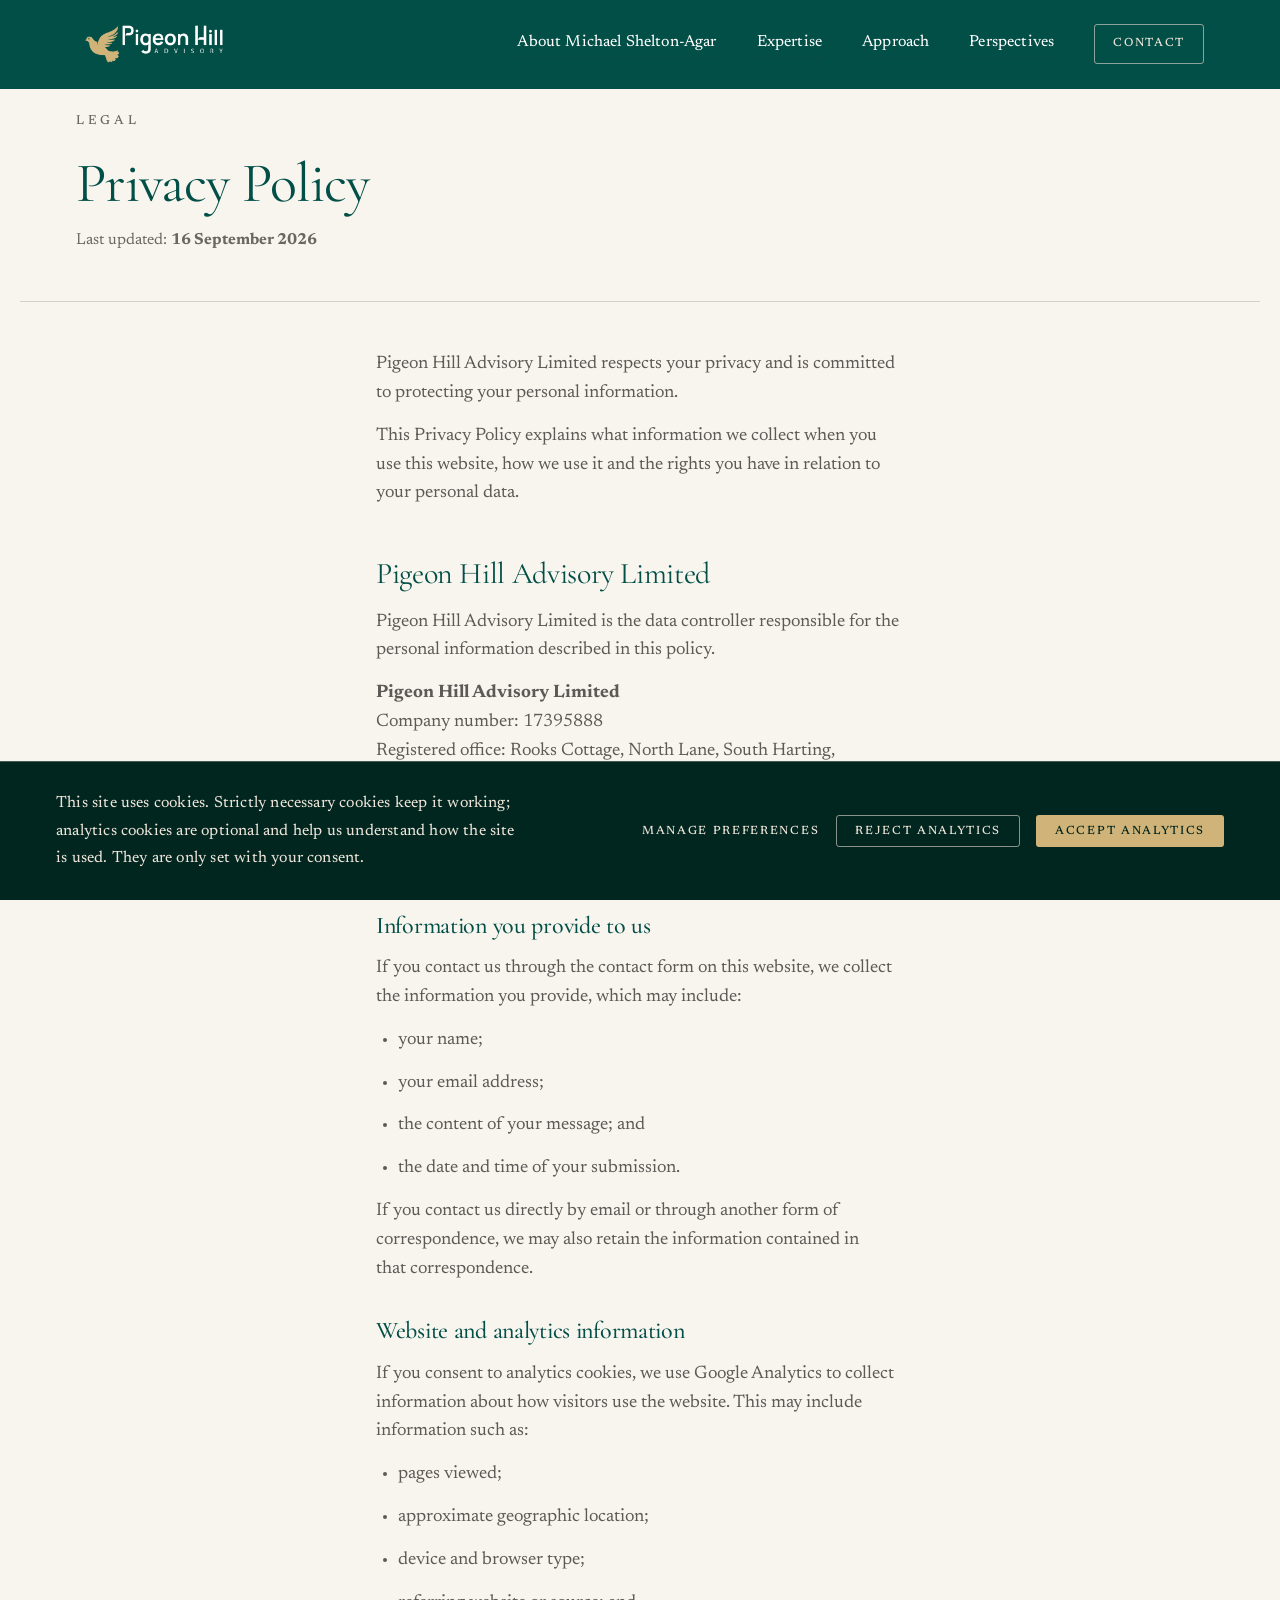
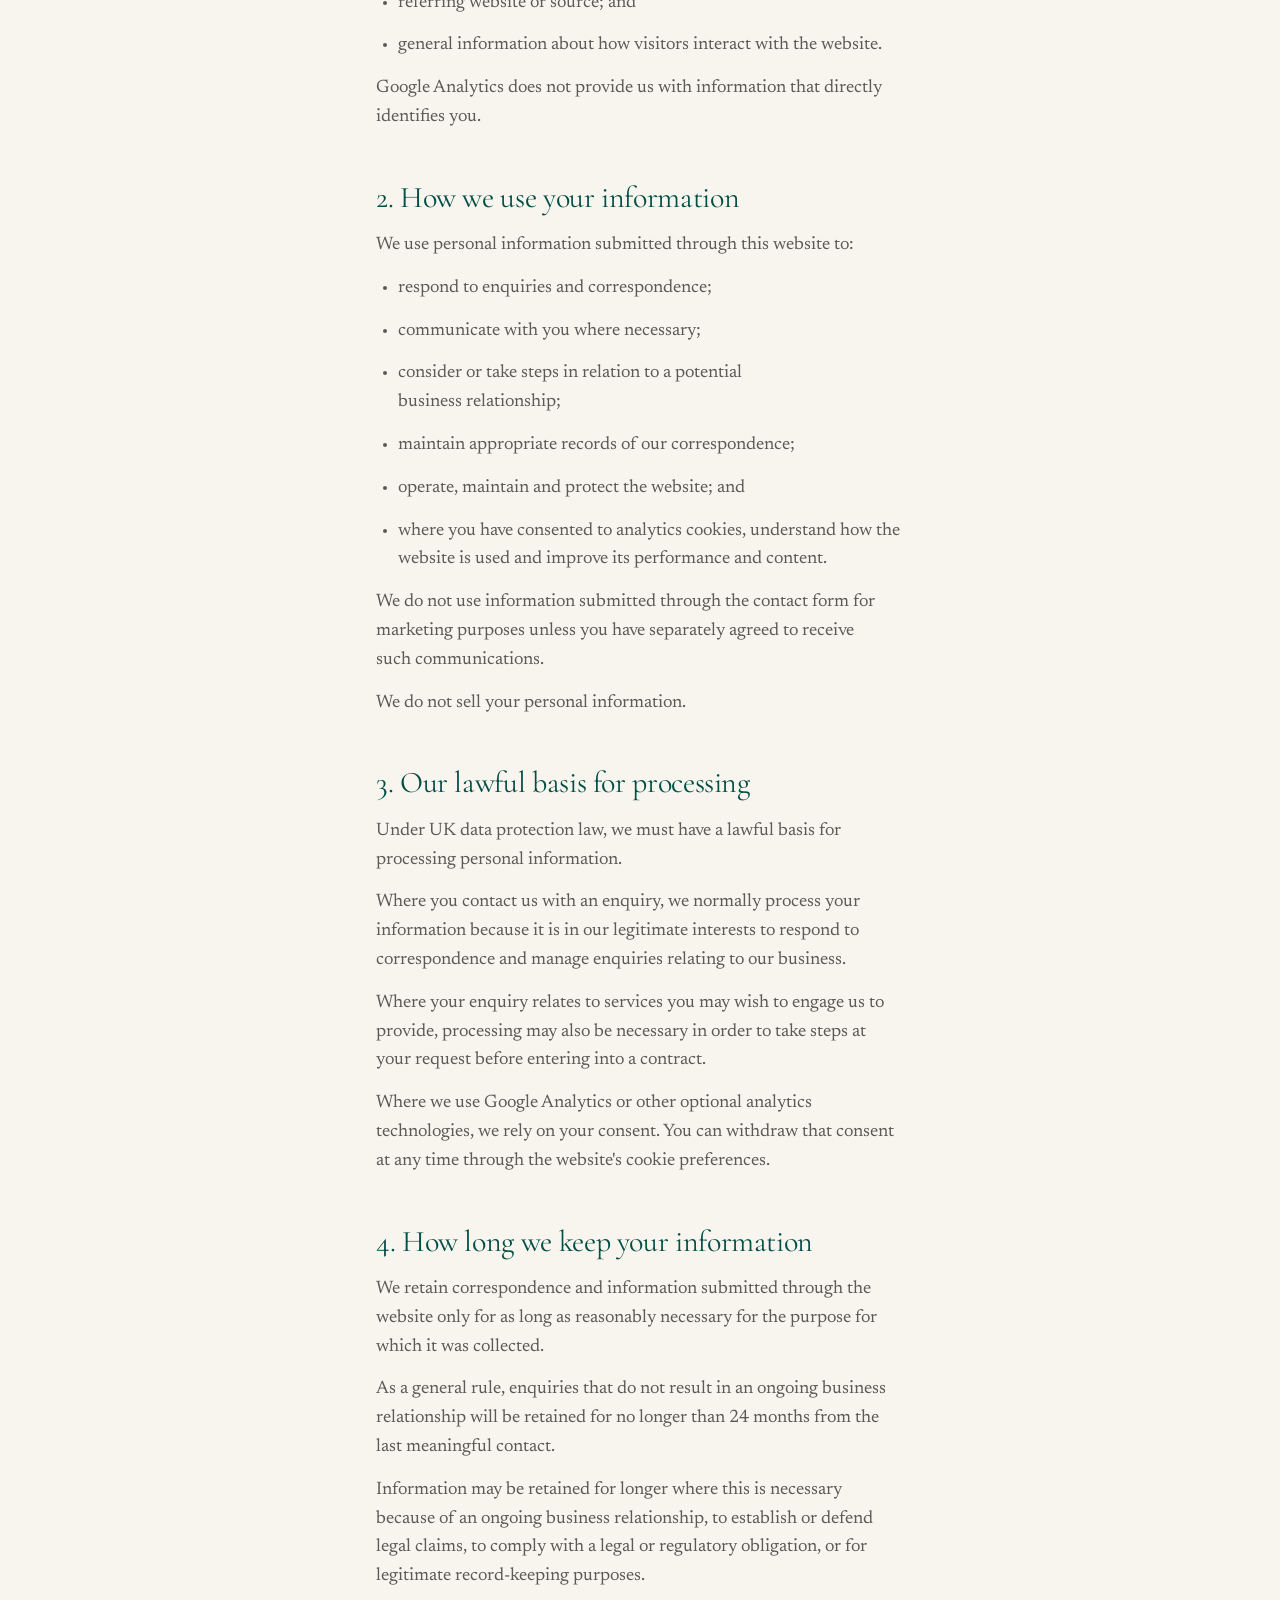
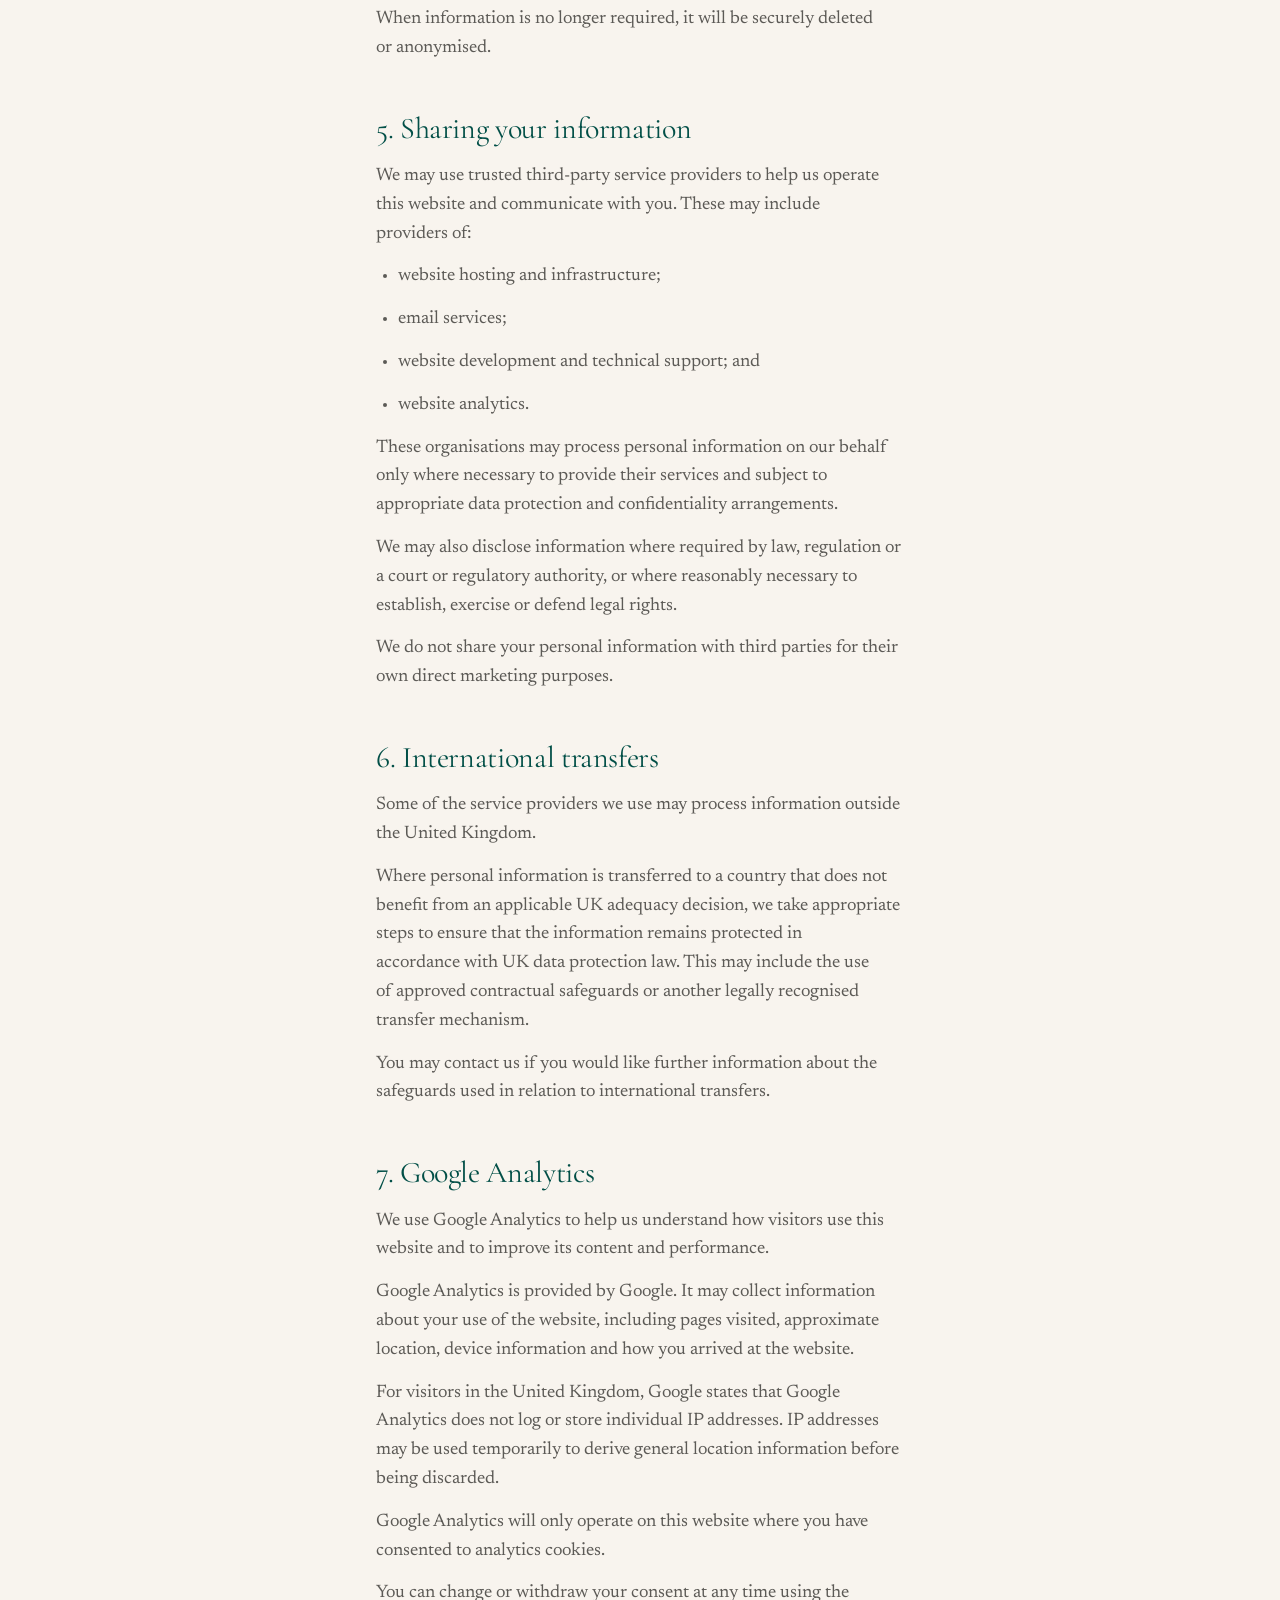
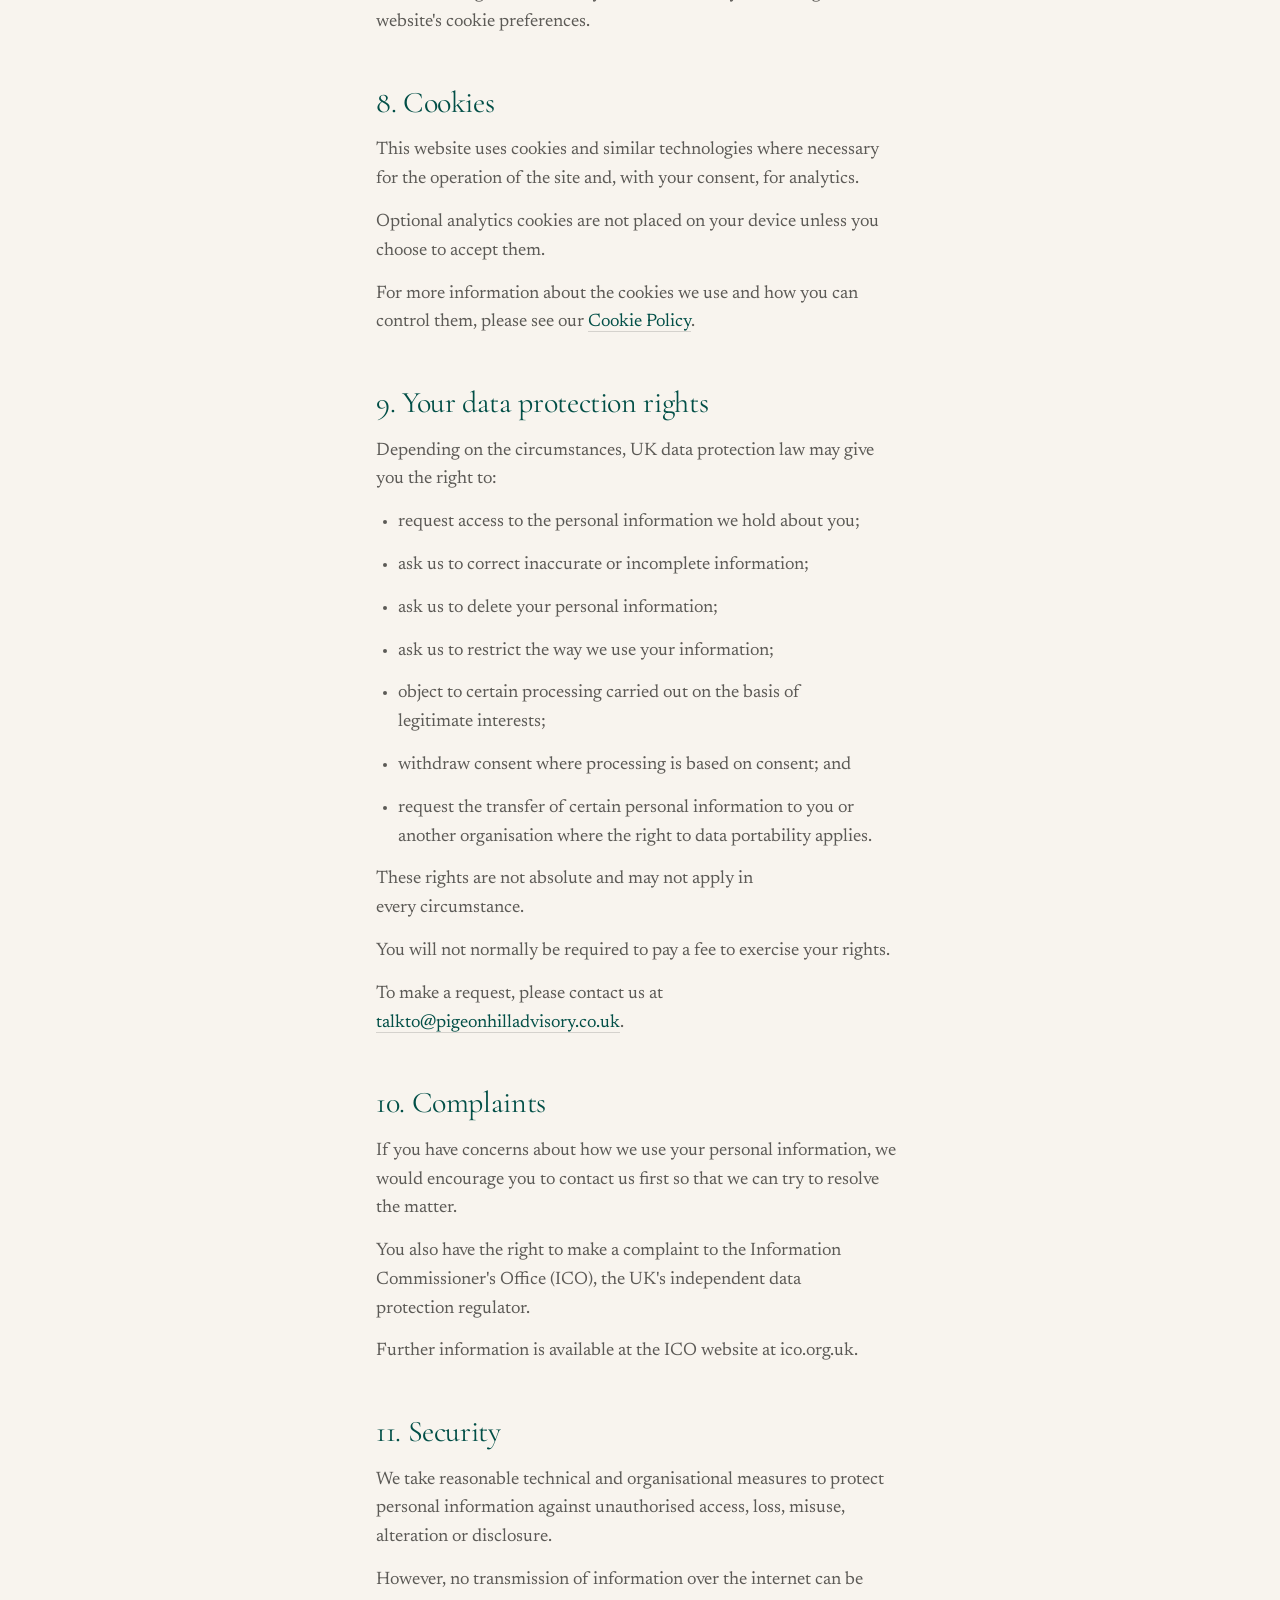
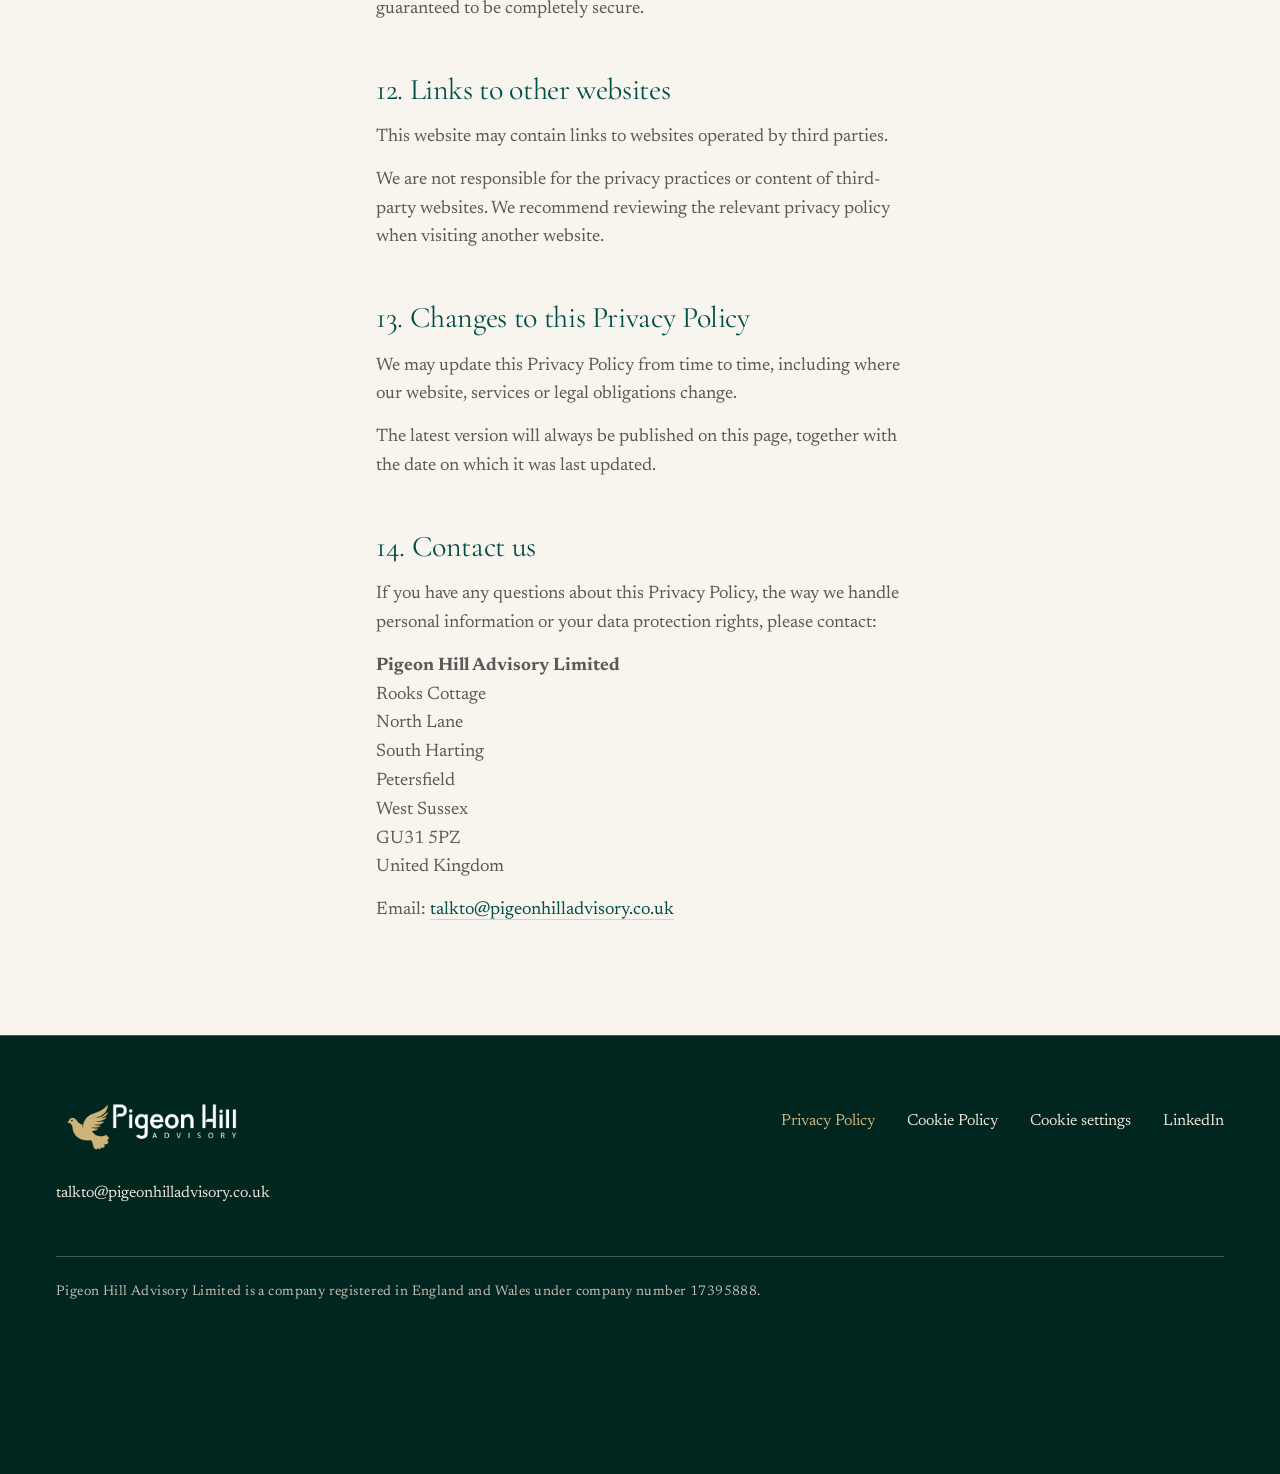
<file: privacy-policy.html>
<!DOCTYPE html>
<html lang="en-GB">
<head>
<meta charset="utf-8">
<meta name="viewport" content="width=device-width, initial-scale=1">
<title>Privacy Policy - Pigeon Hill Advisory</title>
<meta name="description" content="Privacy Policy for Pigeon Hill Advisory. Details how we collect, use and protect your personal information.">
<meta name="robots" content="index, follow">
<link rel="canonical" href="https://pigeonhilladvisory.co.uk/privacy-policy.html">
<link rel="icon" href="./favicon.ico" sizes="any">
<link rel="icon" href="./assets/img/mark-dove-gold.svg" type="image/svg+xml">

<!-- OpenGraph Tags -->
<meta property="og:type" content="website">
<meta property="og:url" content="https://pigeonhilladvisory.co.uk/privacy-policy.html">
<meta property="og:title" content="Privacy Policy - Pigeon Hill Advisory">
<meta property="og:description" content="Privacy Policy for Pigeon Hill Advisory. Details how we collect, use and protect your personal information.">
<meta property="og:site_name" content="Pigeon Hill Advisory">
<meta property="og:locale" content="en_GB">
<meta property="og:image" content="https://pigeonhilladvisory.co.uk/assets/img/og-share.jpg">
<meta property="og:image:secure_url" content="https://pigeonhilladvisory.co.uk/assets/img/og-share.jpg">
<meta property="og:image:type" content="image/jpeg">
<meta property="og:image:width" content="1200">
<meta property="og:image:height" content="630">
<meta property="og:image:alt" content="Pigeon Hill Advisory - Private advice. A wider perspective.">
<meta name="twitter:card" content="summary_large_image">
<meta name="twitter:image" content="https://pigeonhilladvisory.co.uk/assets/img/og-share.jpg">

<!-- Schema.org Structured Data -->
<script type="application/ld+json">
{
  "@context": "https://schema.org",
  "@type": "WebPage",
  "name": "Privacy Policy",
  "description": "Privacy Policy for Pigeon Hill Advisory",
  "url": "https://pigeonhilladvisory.co.uk/privacy-policy.html",
  "isPartOf": {
    "@type": "WebSite",
    "name": "Pigeon Hill Advisory",
    "url": "https://pigeonhilladvisory.co.uk/"
  }
}
</script>
<link rel="preload" as="image" href="./assets/img/logo-PGA-black-on-white.png">
<link rel="stylesheet" href="./assets/css/tokens.css">
<link rel="stylesheet" href="./assets/css/base.css">
<link rel="stylesheet" href="./assets/css/style.css">
<!-- Google tag (gtag.js). Loads on every visit so Google can detect it; Consent Mode
     keeps analytics cookies off until the visitor accepts them in the cookie banner. -->
<script>
  window.dataLayer = window.dataLayer || [];
  function gtag(){dataLayer.push(arguments);}
  gtag('consent', 'default', { ad_storage: 'denied', analytics_storage: 'denied' });
  gtag('js', new Date());
  gtag('config', 'G-QL5EXM8TCN');
</script>
<script async src="https://www.googletagmanager.com/gtag/js?id=G-QL5EXM8TCN"></script>
<style>
/* No dark hero on the legal pages, so the nav needs its own ground in the unscrolled state. */
.site-nav:not(.is-scrolled){background-color:var(--surface-inverse)}
</style>
</head>
<body>

<nav class="site-nav" aria-label="Primary" data-nav>
  <div class="site-nav__inner">
    <a href="./index.html" class="site-nav__logo" aria-label="Pigeon Hill Advisory - home">
      <img data-nav-logo
           src="./assets/img/logo-horizontal-reversed.png"
           data-src-reversed="./assets/img/logo-horizontal-reversed.png"
           data-src-gold="./assets/img/logo-PGA-black-on-white.png"
           alt="Pigeon Hill Advisory">
    </a>

    <div class="site-nav__links">
      <a href="./index.html#about" class="site-nav__link">About Michael Shelton-Agar</a>
      <a href="./index.html#expertise" class="site-nav__link">Expertise</a>
      <a href="./index.html#approach" class="site-nav__link">Approach</a>
      <a href="./index.html#perspectives" class="site-nav__link">Perspectives</a>
      <a href="./index.html#contact" class="btn btn--outline btn--sm">Contact</a>
    </div>

    <button type="button" class="btn btn--text btn--sm site-nav__menu-btn" data-menu-open aria-haspopup="dialog">Menu</button>
  </div>
</nav>

<div class="mobile-menu" role="dialog" aria-modal="true" aria-label="Site navigation" data-mobile-menu hidden>
  <div class="mobile-menu__top">
    <img src="./assets/img/logo-horizontal-reversed.png" alt="Pigeon Hill Advisory">
    <button type="button" class="btn btn--text" data-menu-close>Close</button>
  </div>
  <div class="mobile-menu__links">
    <a href="./index.html#about">About Michael Shelton-Agar</a>
    <a href="./index.html#expertise">Expertise</a>
    <a href="./index.html#approach">Approach</a>
    <a href="./index.html#perspectives">Perspectives</a>
    <a href="./index.html#contact" class="is-contact">Contact</a>
  </div>
</div>

<main>
  <div class="legal-header" style="padding-top:7rem">
    <div class="ph-eyebrow" style="letter-spacing:0.28em;margin-bottom:20px">Legal</div>
    <h1 style="font:var(--type-display-3);color:var(--text-display);margin:0 0 12px">Privacy Policy</h1>
    <p style="font:var(--type-body-sm);color:var(--text-muted);margin:0 0 8px">Last updated: <strong>16 September 2026</strong></p>
  </div>
  <hr class="legal-rule">
  <div class="legal">
    <p>Pigeon Hill Advisory Limited respects your privacy and is committed to protecting your personal information.</p>
    <p>This Privacy Policy explains what information we collect when you use this website, how we use it and the rights you have in relation to your personal data.</p>

    <h2>Pigeon Hill Advisory Limited</h2>
    <p>Pigeon Hill Advisory Limited is the data controller responsible for the personal information described in this policy.</p>
    <p><strong>Pigeon Hill Advisory Limited</strong><br>
    Company number: 17395888<br>
    Registered office: Rooks Cottage, North Lane, South Harting, Petersfield, West Sussex, England, GU31 5PZ</p>

    <h2>1. Information we collect</h2>
    <h3>Information you provide to us</h3>
    <p>If you contact us through the contact form on this website, we collect the information you provide, which may include:</p>
    <ul>
      <li>your name;</li>
      <li>your email address;</li>
      <li>the content of your message; and</li>
      <li>the date and time of your submission.</li>
    </ul>
    <p>If you contact us directly by email or through another form of correspondence, we may also retain the information contained in that correspondence.</p>

    <h3>Website and analytics information</h3>
    <p>If you consent to analytics cookies, we use Google Analytics to collect information about how visitors use the website. This may include information such as:</p>
    <ul>
      <li>pages viewed;</li>
      <li>approximate geographic location;</li>
      <li>device and browser type;</li>
      <li>referring website or source; and</li>
      <li>general information about how visitors interact with the website.</li>
    </ul>
    <p>Google Analytics does not provide us with information that directly identifies you.</p>

    <h2>2. How we use your information</h2>
    <p>We use personal information submitted through this website to:</p>
    <ul>
      <li>respond to enquiries and correspondence;</li>
      <li>communicate with you where necessary;</li>
      <li>consider or take steps in relation to a potential business relationship;</li>
      <li>maintain appropriate records of our correspondence;</li>
      <li>operate, maintain and protect the website; and</li>
      <li>where you have consented to analytics cookies, understand how the website is used and improve its performance and content.</li>
    </ul>
    <p>We do not use information submitted through the contact form for marketing purposes unless you have separately agreed to receive such communications.</p>
    <p>We do not sell your personal information.</p>

    <h2>3. Our lawful basis for processing</h2>
    <p>Under UK data protection law, we must have a lawful basis for processing personal information.</p>
    <p>Where you contact us with an enquiry, we normally process your information because it is in our legitimate interests to respond to correspondence and manage enquiries relating to our business.</p>
    <p>Where your enquiry relates to services you may wish to engage us to provide, processing may also be necessary in order to take steps at your request before entering into a contract.</p>
    <p>Where we use Google Analytics or other optional analytics technologies, we rely on your consent. You can withdraw that consent at any time through the website's cookie preferences.</p>

    <h2>4. How long we keep your information</h2>
    <p>We retain correspondence and information submitted through the website only for as long as reasonably necessary for the purpose for which it was collected.</p>
    <p>As a general rule, enquiries that do not result in an ongoing business relationship will be retained for no longer than 24 months from the last meaningful contact.</p>
    <p>Information may be retained for longer where this is necessary because of an ongoing business relationship, to establish or defend legal claims, to comply with a legal or regulatory obligation, or for legitimate record-keeping purposes.</p>
    <p>When information is no longer required, it will be securely deleted or anonymised.</p>

    <h2>5. Sharing your information</h2>
    <p>We may use trusted third-party service providers to help us operate this website and communicate with you. These may include providers of:</p>
    <ul>
      <li>website hosting and infrastructure;</li>
      <li>email services;</li>
      <li>website development and technical support; and</li>
      <li>website analytics.</li>
    </ul>
    <p>These organisations may process personal information on our behalf only where necessary to provide their services and subject to appropriate data protection and confidentiality arrangements.</p>
    <p>We may also disclose information where required by law, regulation or a court or regulatory authority, or where reasonably necessary to establish, exercise or defend legal rights.</p>
    <p>We do not share your personal information with third parties for their own direct marketing purposes.</p>

    <h2>6. International transfers</h2>
    <p>Some of the service providers we use may process information outside the United Kingdom.</p>
    <p>Where personal information is transferred to a country that does not benefit from an applicable UK adequacy decision, we take appropriate steps to ensure that the information remains protected in accordance with UK data protection law. This may include the use of approved contractual safeguards or another legally recognised transfer mechanism.</p>
    <p>You may contact us if you would like further information about the safeguards used in relation to international transfers.</p>

    <h2>7. Google Analytics</h2>
    <p>We use Google Analytics to help us understand how visitors use this website and to improve its content and performance.</p>
    <p>Google Analytics is provided by Google. It may collect information about your use of the website, including pages visited, approximate location, device information and how you arrived at the website.</p>
    <p>For visitors in the United Kingdom, Google states that Google Analytics does not log or store individual IP addresses. IP addresses may be used temporarily to derive general location information before being discarded.</p>
    <p>Google Analytics will only operate on this website where you have consented to analytics cookies.</p>
    <p>You can change or withdraw your consent at any time using the website's cookie preferences.</p>

    <h2>8. Cookies</h2>
    <p>This website uses cookies and similar technologies where necessary for the operation of the site and, with your consent, for analytics.</p>
    <p>Optional analytics cookies are not placed on your device unless you choose to accept them.</p>
    <p>For more information about the cookies we use and how you can control them, please see our <a href="./cookie-policy.html">Cookie Policy</a>.</p>

    <h2>9. Your data protection rights</h2>
    <p>Depending on the circumstances, UK data protection law may give you the right to:</p>
    <ul>
      <li>request access to the personal information we hold about you;</li>
      <li>ask us to correct inaccurate or incomplete information;</li>
      <li>ask us to delete your personal information;</li>
      <li>ask us to restrict the way we use your information;</li>
      <li>object to certain processing carried out on the basis of legitimate interests;</li>
      <li>withdraw consent where processing is based on consent; and</li>
      <li>request the transfer of certain personal information to you or another organisation where the right to data portability applies.</li>
    </ul>
    <p>These rights are not absolute and may not apply in every circumstance.</p>
    <p>You will not normally be required to pay a fee to exercise your rights.</p>
    <p>To make a request, please contact us at <a href="mailto:talkto@pigeonhilladvisory.co.uk">talkto@pigeonhilladvisory.co.uk</a>.</p>

    <h2>10. Complaints</h2>
    <p>If you have concerns about how we use your personal information, we would encourage you to contact us first so that we can try to resolve the matter.</p>
    <p>You also have the right to make a complaint to the Information Commissioner's Office (ICO), the UK's independent data protection regulator.</p>
    <p>Further information is available at the ICO website at ico.org.uk.</p>

    <h2>11. Security</h2>
    <p>We take reasonable technical and organisational measures to protect personal information against unauthorised access, loss, misuse, alteration or disclosure.</p>
    <p>However, no transmission of information over the internet can be guaranteed to be completely secure.</p>

    <h2>12. Links to other websites</h2>
    <p>This website may contain links to websites operated by third parties.</p>
    <p>We are not responsible for the privacy practices or content of third-party websites. We recommend reviewing the relevant privacy policy when visiting another website.</p>

    <h2>13. Changes to this Privacy Policy</h2>
    <p>We may update this Privacy Policy from time to time, including where our website, services or legal obligations change.</p>
    <p>The latest version will always be published on this page, together with the date on which it was last updated.</p>

    <h2>14. Contact us</h2>
    <p>If you have any questions about this Privacy Policy, the way we handle personal information or your data protection rights, please contact:</p>
    <p><strong>Pigeon Hill Advisory Limited</strong><br>
    Rooks Cottage<br>
    North Lane<br>
    South Harting<br>
    Petersfield<br>
    West Sussex<br>
    GU31 5PZ<br>
    United Kingdom</p>
    <p>Email: <a href="mailto:talkto@pigeonhilladvisory.co.uk">talkto@pigeonhilladvisory.co.uk</a></p>
  </div>
</main>

<footer class="site-footer" data-footer>
  <div class="site-footer__inner">
    <div class="site-footer__top">
      <div class="site-footer__brand">
        <a href="./index.html" aria-label="Pigeon Hill Advisory - home"><img src="./assets/img/logo-horizontal-reversed.png" alt="Pigeon Hill Advisory"></a>
        <a href="mailto:talkto@pigeonhilladvisory.co.uk">talkto@pigeonhilladvisory.co.uk</a>
      </div>
      <div class="site-footer__links">
        <a href="./privacy-policy.html" class="is-current">Privacy Policy</a>
        <a href="./cookie-policy.html">Cookie Policy</a>
        <button type="button" data-cookie-settings>Cookie settings</button>
        <a href="https://www.linkedin.com/in/michael-shelton-agar-573106a/" target="_blank" rel="noopener noreferrer">LinkedIn</a>
      </div>
    </div>
    <div class="site-footer__copy">Pigeon Hill Advisory Limited is a company registered in England and Wales under company number 17395888.</div>
  </div>
</footer>

<div class="cookie-banner" role="dialog" aria-label="Cookie consent" data-cookie-banner hidden>
  <p>This site uses cookies. Strictly necessary cookies keep it working; analytics cookies are optional and help us understand how the site is used. They are only set with your consent.</p>
  <div class="cookie-banner__actions">
    <button type="button" class="btn btn--text btn--sm btn--dark" data-cookie-manage>Manage preferences</button>
    <button type="button" class="btn btn--outline btn--sm btn--dark" data-cookie-reject>Reject analytics</button>
    <button type="button" class="btn btn--solid btn--sm btn--dark" data-cookie-accept>Accept analytics</button>
  </div>
</div>

<div class="cookie-overlay" role="dialog" aria-modal="true" aria-label="Cookie preferences" data-cookie-panel hidden>
  <div class="cookie-panel">
    <h2>Cookie preferences</h2>
    <p>This site uses Google Analytics only. No advertising or behavioural tracking is used.</p>

    <div class="cookie-panel__row">
      <div>
        <div class="cookie-panel__row-title">Strictly necessary</div>
        <div class="cookie-panel__row-sub">Always active</div>
      </div>
      <label class="checkbox" for="ph-cookie-necessary">
        <input type="checkbox" id="ph-cookie-necessary" checked disabled>
        <span class="checkbox__box" aria-hidden="true"><span class="checkbox__tick"></span></span>
      </label>
    </div>

    <div class="cookie-panel__row cookie-panel__row--analytics">
      <div>
        <div class="cookie-panel__row-title">Analytics</div>
        <div class="cookie-panel__row-sub">Google Analytics, off until consent is given</div>
      </div>
      <label class="checkbox" for="ph-cookie-analytics">
        <input type="checkbox" id="ph-cookie-analytics" data-cookie-analytics-toggle>
        <span class="checkbox__box" aria-hidden="true"><span class="checkbox__tick"></span></span>
      </label>
    </div>

    <div class="cookie-panel__actions">
      <button type="button" class="btn btn--text btn--sm" data-cookie-close>Close</button>
      <button type="button" class="btn btn--solid btn--sm" data-cookie-save>Save preferences</button>
    </div>
  </div>
</div>

<script src="./assets/js/main.js"></script>
</body>
</html>
</file>
<file: assets/css/tokens.css>
/* Display: Cormorant Garamond, only the three weights the site uses. Subset to Latin, woff2. */
@font-face{font-family:"Cormorant Garamond";src:url("../fonts/CormorantGaramond-Light.woff2") format("woff2");font-weight:300;font-style:normal;font-display:swap}
@font-face{font-family:"Cormorant Garamond";src:url("../fonts/CormorantGaramond-Regular.woff2") format("woff2");font-weight:400;font-style:normal;font-display:swap}
@font-face{font-family:"Cormorant Garamond";src:url("../fonts/CormorantGaramond-Medium.woff2") format("woff2");font-weight:500;font-style:normal;font-display:swap}
/* Text and UI: Newsreader, one variable file (weight 200-800), Latin subset. SIL OFL, see Newsreader-OFL.txt. */
@font-face{font-family:"Newsreader";src:url("../fonts/Newsreader-latin-wght.woff2") format("woff2");font-weight:200 800;font-style:normal;font-display:swap}

:root{
/* ---- Brand core ---- */
--ph-forest:#024f47;
--ph-gold:#cfb378;
--ph-ink:#3a3937;
--ph-bone:#ede4d8;

/* ---- Forest ramp ---- */
--forest-900:#01251f;
--forest-800:#013a34;
--forest-700:#024f47;
--forest-600:#0a6459;
--forest-500:#1b7c6f;
--forest-100:#d8e5e2;
--forest-050:#eef4f2;

/* ---- Gold ramp ---- */
--gold-700:#9d7c40;
--gold-800:#7d5f26; /* gold for text on light grounds: 4.7:1 on bone, 5.9:1 on white */
--gold-600:#b9995a;
--gold-500:#cfb378;
--gold-400:#ddc79a;
--gold-200:#eee0c4;
--gold-100:#f7efdf;

/* ---- Ink / neutral ramp ---- */
--ink-900:#26251f;
--ink-800:#3a3937;
--ink-600:#5c5a56;
--ink-500:#6a6761;
--ink-400:#9d9a93;
--ink-300:#c2beb6;

/* ---- Bone / surface ramp ---- */
--bone-500:#ddd1c1;
--bone-400:#ede4d8;
--bone-300:#f3ece3;
--bone-200:#f8f4ee;
--bone-100:#fcfaf7;
--paper:#ffffff;

/* ---- Semantic: surfaces ---- */
--surface-page:var(--bone-200);
--surface-card:var(--paper);
--surface-raised:var(--bone-100);
--surface-sunken:var(--bone-300);
--surface-inverse:var(--forest-700);
--surface-inverse-deep:var(--forest-900);
--surface-accent:var(--gold-500);
--surface-accent-soft:var(--gold-100);

/* ---- Semantic: text ---- */
--text-display:var(--forest-700);
--text-heading:var(--ink-800);
--text-body:var(--ink-800);
--text-secondary:var(--ink-600);
--text-muted:var(--ink-500);
--text-muted-on-inverse:var(--ink-300);
--text-on-inverse:var(--bone-400);
--text-on-inverse-strong:#ffffff;
--cities-text:rgba(237,228,216,.58); /* city names: a step back so they do not compete with the heading and copy beside them */
--text-on-accent:var(--forest-900);
--text-accent:var(--gold-800);
--text-accent-on-inverse:var(--gold-500);
--text-link:var(--forest-700);
--text-link-hover:var(--gold-800);

/* ---- Semantic: lines ---- */
--rule-hairline:rgba(58,57,55,.18);
--rule-strong:rgba(58,57,55,.62); /* outline-button borders on light grounds: 3.6:1 on bone */
--rule-on-inverse:rgba(237,228,216,.28); /* decorative hairlines only */
--border-control-on-inverse:rgba(237,228,216,.58); /* control boundaries on forest: 3.6:1 on forest-700, 4.9:1 on forest-900 */
--rule-accent:var(--gold-500);
--border-field:rgba(58,57,55,.62); /* field and checkbox boundaries on light grounds: 3.6:1 on bone, 3.8:1 on white */
--border-field-focus:var(--forest-700);

/* ---- Semantic: states ---- */
--state-hover-wash:rgba(2,79,71,.06);
--state-press-wash:rgba(2,79,71,.12);
--state-hover-wash-inverse:rgba(237,228,216,.10);
--state-disabled-text:var(--ink-400);
--focus-ring:var(--gold-500);

/* ---- Semantic: status ---- */
--status-positive:#3f6b52;
--status-caution:#9d7c40;
--status-critical:#8a3f38;
--status-critical-on-inverse:#f4bdb4; /* error text and rules on forest grounds */
--status-neutral:var(--ink-500);

/* ---- Type families ---- */
--font-display:"Cormorant Garamond","Cormorant",Garamond,"Times New Roman",serif;
--font-body:"Newsreader",Georgia,"Times New Roman",serif;
--font-ui:"Newsreader",Georgia,"Times New Roman",serif;
--font-mono:"Courier New",Courier,monospace;

/* ---- Weights ---- */
--weight-light:300;
--weight-regular:400;
--weight-medium:500;
--weight-semibold:600;
--weight-bold:700;

/* ---- Display scale ---- */
--size-display-1:6rem;
--size-display-2:4.75rem;
--size-display-3:clamp(2.125rem,1.25rem + 3.2vw,3.5rem);
--size-heading-1:clamp(1.875rem,1.4rem + 1.6vw,2.5rem);
--size-heading-2:clamp(1.625rem,1.3rem + 1vw,1.875rem);
--size-heading-3:1.5rem;

/* ---- Body scale ---- */
--size-body-lg:1.3125rem;
--size-body:1.125rem;
--size-body-sm:1rem;
--size-caption:0.8125rem;
--size-eyebrow:0.75rem;

/* ---- Line heights ---- */
--leading-display:1.06;
--leading-heading:1.18;
--leading-body:1.6;
--leading-tight:1.35;

/* ---- Tracking ---- */
--tracking-display:-0.012em;
--tracking-heading:0em;
--tracking-body:0.003em;
--tracking-eyebrow:0.2em;
--tracking-wordmark:0.42em;
--tracking-label:0.14em;
--tracking-on-inverse:0.012em;
--weight-on-inverse:430;
--leading-on-inverse:1.7;

/* ---- Composite type roles ---- */
--type-display-1:var(--weight-light) var(--size-display-1)/var(--leading-display) var(--font-display);
--type-display-2:var(--weight-light) var(--size-display-2)/var(--leading-display) var(--font-display);
--type-display-3:var(--weight-regular) var(--size-display-3)/var(--leading-heading) var(--font-display);
--type-heading-1:var(--weight-regular) var(--size-heading-1)/var(--leading-heading) var(--font-display);
--type-heading-2:var(--weight-regular) var(--size-heading-2)/var(--leading-heading) var(--font-display);
--type-heading-3:var(--weight-medium) var(--size-heading-3)/var(--leading-tight) var(--font-display);
--type-body-lg:var(--weight-regular) var(--size-body-lg)/var(--leading-body) var(--font-body);
--type-body:var(--weight-regular) var(--size-body)/var(--leading-body) var(--font-body);
--type-body-sm:var(--weight-regular) var(--size-body-sm)/var(--leading-body) var(--font-body);
--type-caption:var(--weight-medium) var(--size-caption)/var(--leading-tight) var(--font-body);

/* ---- Spacing ---- */
--space-0:0px;
--space-1:4px;
--space-2:8px;
--space-3:12px;
--space-4:16px;
--space-5:24px;
--space-6:32px;
--space-7:48px;
--space-8:64px;
--space-9:96px;
--space-10:128px;
--space-11:176px;

/* ---- Layout ---- */
--measure-prose:58ch;
--measure-narrow:44ch;
--container-max:1240px;
--container-text:820px;
--gutter-page:56px;
--gutter-page-sm:24px;
--section-y:var(--space-10);
--section-y-sm:var(--space-8);

/* ---- Radii ---- */
--radius-none:0px;
--radius-hairline:2px;
--radius-sm:3px;
--radius-md:4px;
--radius-pill:999px;

/* ---- Border widths ---- */
--stroke-hairline:1px;
--stroke-medium:1.5px;
--stroke-rule:2px;

/* ---- Elevation ---- */
--shadow-none:none;
--shadow-hairline:0 0 0 1px rgba(58,57,55,.10);
--shadow-lift:0 1px 2px rgba(38,37,31,.05),0 8px 24px rgba(38,37,31,.06);
--shadow-overlay:0 24px 64px rgba(0,0,0,.22);
--overlay-scrim:rgba(1,37,31,.62);
--blur-scrim:blur(6px);
--protect-bottom:linear-gradient(to top,rgba(1,37,31,.78) 0%,rgba(1,37,31,.42) 42%,rgba(1,37,31,0) 100%);

/* ---- Motion ---- */
--ease-quiet:cubic-bezier(.22,.61,.36,1);
--ease-in-out:cubic-bezier(.4,0,.2,1);
--ease-exit:cubic-bezier(.4,0,1,1);
--duration-fast:160ms;
--duration-base:280ms;
--duration-slow:520ms;
--duration-reveal:1.5s;
--duration-fade:1s;
--transition-quiet:all var(--duration-base) var(--ease-quiet);
--reveal-distance:28px;
--stagger-step:300ms;
}
</file>
<file: assets/css/base.css>
*,*::before,*::after{box-sizing:border-box}
html{-webkit-font-smoothing:antialiased;-moz-osx-font-smoothing:grayscale;scroll-behavior:smooth}
/* The nav is fixed at 88px, so an anchor target landing at y=0 sits underneath it. */
section[id]{scroll-margin-top:88px} /* the fixed nav's height, so no strip of the previous section shows under it */
body{margin:0;background:var(--surface-page);color:var(--text-body);font:var(--type-body);text-wrap:pretty;font-family:var(--font-body)}
h1,h2,h3,h4{margin:0;font-family:var(--font-display);font-weight:var(--weight-light);color:var(--text-display);letter-spacing:var(--tracking-display);text-wrap:balance}
p{margin:0 0 1em}
img{max-width:100%;display:block}
input,textarea,button{font-family:inherit}
input,textarea{caret-color:var(--gold-600)}
a{color:var(--text-link);text-decoration:none;border-bottom:1px solid var(--rule-hairline);transition:color var(--duration-fast) var(--ease-quiet),border-color var(--duration-fast) var(--ease-quiet)}
a:hover{color:var(--text-link-hover);border-bottom-color:var(--rule-accent)}
::selection{background:var(--gold-200);color:var(--ink-900)}
:focus-visible{outline:2px solid var(--focus-ring);outline-offset:3px}
.ph-eyebrow{font:var(--type-caption);text-transform:uppercase;letter-spacing:var(--tracking-eyebrow);color:var(--text-muted)}
.ph-rule{border:0;border-top:1px solid var(--rule-hairline);margin:0}

.skip-link{position:absolute;left:-9999px;top:0;padding:14px 22px;background:var(--ph-bone);color:var(--ph-ink);z-index:2000;font:var(--type-caption);text-transform:uppercase;letter-spacing:var(--tracking-label);border:0}
.skip-link:focus-visible{left:16px;top:16px}
</file>
<file: assets/css/style.css>
/* ================= Layout primitives ================= */
.container{max-width:var(--container-max);margin:0 auto;padding-left:var(--gutter-page);padding-right:var(--gutter-page);position:relative}
@media (max-width:720px){.container{padding-left:var(--gutter-page-sm);padding-right:var(--gutter-page-sm)}}

.section{position:relative;overflow:hidden;padding-top:var(--section-y);padding-bottom:var(--section-y)}
@media (max-width:900px){.section{padding-top:var(--section-y-sm);padding-bottom:var(--section-y-sm)}}
.section--bone{background:var(--surface-page);color:var(--text-body)}
.section--paper{background:var(--paper);color:var(--text-body)}
.section--forest{background:var(--surface-inverse);color:var(--text-on-inverse)}
.section--deep{background:var(--surface-inverse-deep);color:var(--text-on-inverse)}

.section__watermark{position:absolute;height:460px;opacity:.05;pointer-events:none}
.section__watermark--tr{right:-120px;top:-90px}
.section__watermark--bl{left:-140px;bottom:-100px;height:420px}
/* --parallax-y is driven from JS; the -50% keeps it centred regardless. */
.hero .section__watermark--tr{height:920px;top:50%;right:-260px;transform:translateY(-50%) translateY(var(--parallax-y,0px));will-change:transform}

.row{display:flex;flex-wrap:wrap;gap:64px}
.row > *{flex:1 1 380px;min-width:0}

.reveal{opacity:0;transform:translateY(var(--reveal-distance));transition:opacity var(--duration-reveal) var(--ease-quiet),transform var(--duration-reveal) var(--ease-quiet)}
.reveal.is-visible{opacity:1;transform:none}
.reveal--d1{transition-delay:var(--stagger-step)}
.reveal--d2{transition-delay:calc(var(--stagger-step) * 2)}
.reveal--d3{transition-delay:calc(var(--stagger-step) * 3)}

/* ================= Buttons ================= */
.btn{display:inline-flex;align-items:center;justify-content:center;font-family:var(--font-ui);font-size:var(--size-caption);font-weight:var(--weight-medium);text-transform:uppercase;letter-spacing:var(--tracking-label);border-radius:var(--radius-sm);cursor:pointer;text-decoration:none;transition:color var(--duration-fast) var(--ease-quiet),background-color var(--duration-fast) var(--ease-quiet),border-color var(--duration-fast) var(--ease-quiet),transform var(--duration-fast) var(--ease-quiet);white-space:nowrap;background:transparent;border:1px solid transparent}
.btn--sm{padding:9px 18px;font-size:var(--size-eyebrow)}
.btn--md{padding:11px 26px}
.btn--lg{padding:15px 38px;font-size:var(--size-body-sm)}
.btn:disabled{opacity:.42;pointer-events:none}
.btn--full{width:100%}
/* Touch has no hover, so the press state is the only acknowledgement a tap ever gets. */
.btn:active{transform:translateY(1px)}

.btn--solid{background:var(--forest-700);color:var(--text-on-inverse-strong)}
.btn--solid.btn--dark{background:var(--gold-500);color:var(--text-on-accent)}

.btn--outline{color:var(--text-body);border-color:var(--rule-strong)}
.btn--outline.btn--dark{color:var(--text-on-inverse);border-color:var(--border-control-on-inverse)}

.btn--text{color:var(--text-body);padding:4px 0}
.btn--text.btn--dark{color:var(--text-on-inverse)}

.btn--hero{background:transparent;color:var(--text-on-inverse-strong);border:2px solid var(--gold-500);border-radius:5px;transition-duration:var(--duration-fade),var(--duration-fade),var(--duration-fade),var(--duration-fast)}

.carousel-arrow{width:44px;height:44px;min-height:44px;padding:0;background:var(--gold-500);border-color:var(--gold-500);color:#fff;font-size:1.125rem;letter-spacing:0}
.carousel-arrow:focus-visible{background:var(--forest-700);border-color:var(--forest-700);color:#fff}
.carousel-arrow__icon[hidden]{display:none}

@media (hover:hover){
  .btn--solid:hover{background:var(--forest-800)}
  .btn--solid.btn--dark:hover{background:var(--gold-400)}
  .btn--outline:hover{color:var(--text-accent);border-color:var(--rule-accent)}
  .btn--outline.btn--dark:hover{color:var(--gold-500);border-color:var(--gold-500)}
  .btn--text:hover{color:var(--text-link-hover)}
  .carousel-arrow:hover{background:var(--forest-700);border-color:var(--forest-700);color:#fff}
  .btn--hero:hover{background:var(--gold-500);color:var(--text-on-accent);border-color:var(--gold-500)}
}

/* ================= Forms ================= */
.field{display:block}
.field__label{display:block;font:var(--type-caption);text-transform:uppercase;letter-spacing:var(--tracking-label);color:var(--text-muted);margin-bottom:var(--space-2);transition:color var(--duration-fast) var(--ease-quiet)}
.field__label--dark{color:var(--text-on-inverse)}
.field:focus-within .field__label{color:var(--text-accent)}
.field:focus-within .field__label--dark{color:var(--gold-500)}
.field__control{width:100%;box-sizing:border-box;font:var(--type-body);color:var(--text-body);background:transparent;border:0;border-bottom:1px solid var(--border-field);border-radius:0;padding:10px 0;outline:none;transition:border-color var(--duration-fast) var(--ease-quiet),box-shadow var(--duration-fast) var(--ease-quiet);font-family:var(--font-body)}
.field__control--dark{color:var(--text-on-inverse-strong);border-bottom-color:var(--border-control-on-inverse)}
/* box-shadow rather than border-width: doubles the rule's weight without reflowing the field. */
.field__control:focus{border-bottom-color:var(--border-field-focus);box-shadow:0 1px 0 0 var(--border-field-focus)}
.field__control--dark:focus{border-bottom-color:var(--gold-500);box-shadow:0 1px 0 0 var(--gold-500)}
.field__control.is-invalid{border-bottom-color:var(--status-critical);box-shadow:0 1px 0 0 var(--status-critical)}
textarea.field__control{resize:vertical;line-height:var(--leading-body)}

.checkbox{display:flex;gap:var(--space-3);align-items:flex-start;cursor:pointer;min-height:44px;padding:8px 0}
.checkbox input{position:absolute;opacity:0;width:1px;height:1px}
.checkbox__box{width:22px;height:22px;flex:0 0 22px;margin-top:2px;border:1px solid var(--border-field);background:transparent;border-radius:var(--radius-hairline);display:grid;place-items:center;transition:border-color var(--duration-fast) var(--ease-quiet),background-color var(--duration-fast) var(--ease-quiet)}
.checkbox--dark .checkbox__box{border-color:var(--border-control-on-inverse)}
.checkbox input:checked + .checkbox__box{border-color:var(--gold-500);background:var(--gold-500)}
.checkbox__tick{width:8px;height:4px;border-left:1.5px solid var(--forest-900);border-bottom:1.5px solid var(--forest-900);transform:rotate(-45deg) translate(1px,-1px) scale(.5);opacity:0;transition:opacity var(--duration-fast) var(--ease-quiet),transform var(--duration-fast) var(--ease-quiet)}
.checkbox input:checked + .checkbox__box .checkbox__tick{opacity:1;transform:rotate(-45deg) translate(1px,-1px) scale(1)}
.checkbox__label{font:var(--type-body-sm);color:var(--text-secondary)}
.checkbox--dark .checkbox__label{color:var(--text-on-inverse)}
.checkbox input:focus-visible + .checkbox__box{outline:2px solid var(--focus-ring);outline-offset:3px}
.checkbox__link{color:white;text-decoration:underline}
.checkbox.is-invalid .checkbox__box{border-color:var(--status-critical)}
.checkbox--dark.is-invalid .checkbox__box{border-color:var(--status-critical-on-inverse)}

.form-error{font:var(--type-body-sm);color:var(--status-critical-on-inverse)}

/* ================= Definition list (expertise) ================= */
.deflist{margin:0;border-top:1px solid var(--rule-hairline)}
.deflist__row{display:grid;grid-template-columns:1fr 1.4fr;gap:var(--space-6);padding:var(--space-5) 0;border-bottom:1px solid var(--rule-hairline);align-items:baseline}
/* The list carries .reveal purely as the observer's trigger - the rows do the animating,
   so the cascade fires once for the whole group. Staggering each row's own observer
   instead would leave the lower rows sitting on screen waiting out their delay.
   nth-child rather than numbered classes: adding or removing a row needs no markup
   change, and the last rule caps the wait if the list ever grows. */
.deflist.reveal{opacity:1;transform:none;transition:none}
.deflist__row{opacity:0;transform:translateY(var(--reveal-distance));transition:opacity var(--duration-reveal) var(--ease-quiet),transform var(--duration-reveal) var(--ease-quiet)}
.deflist.is-visible .deflist__row{opacity:1;transform:none}
.deflist__row:nth-child(2){transition-delay:var(--stagger-step)}
.deflist__row:nth-child(3){transition-delay:calc(var(--stagger-step) * 2)}
.deflist__row:nth-child(4){transition-delay:calc(var(--stagger-step) * 3)}
.deflist__row:nth-child(5){transition-delay:calc(var(--stagger-step) * 4)}
.deflist__row:nth-child(n+6){transition-delay:calc(var(--stagger-step) * 5)}
.deflist__term{font-family:var(--font-display);font-weight:var(--weight-regular);font-size:var(--size-heading-3);line-height:var(--leading-tight);color:var(--text-display);margin:0}
.deflist__desc{margin:0;font:var(--type-body);color:var(--text-secondary)}
@media (max-width:720px){.deflist__row{grid-template-columns:1fr;gap:var(--space-2)}}

/* ================= Site header / nav ================= */
.site-nav{position:fixed;top:0;left:0;right:0;z-index:1000;display:flex;justify-content:center;background:transparent;border-bottom:1px solid transparent;transition:background-color 420ms var(--ease-quiet),border-color 420ms var(--ease-quiet),opacity var(--duration-base) var(--ease-quiet),transform var(--duration-base) var(--ease-quiet)}
.site-nav.is-scrolled{background:rgba(253,251,248,0.94);border-bottom-color:rgba(58,57,55,.14);backdrop-filter:blur(6px);-webkit-backdrop-filter:blur(6px)}
/* Lifts away rather than dissolving in place, so the nav reads as leaving, not failing. */
.site-nav.is-hidden{opacity:0;transform:translateY(-12px);pointer-events:none;transition-timing-function:var(--ease-exit)}
.site-nav__inner{width:100%;max-width:var(--container-max);display:flex;align-items:center;justify-content:space-between;padding:0 56px;height:88px;box-sizing:border-box}
@media (max-width:720px){.site-nav__inner{padding:0 24px}}
.site-nav__logo{display:block;border:0;line-height:0}
.site-nav__logo img{display:block;width:auto;height:44px;transition:height var(--duration-base) var(--ease-quiet),opacity var(--duration-base) var(--ease-quiet)}
.site-nav.is-scrolled .site-nav__logo img{height:38px}
.site-nav__logo img.is-hidden-logo{position:absolute;opacity:0;pointer-events:none}

.site-nav__links{display:flex;align-items:center;gap:40px}
.site-nav__link{position:relative;font:var(--type-body-sm);letter-spacing:0.01em;text-decoration:none;color:var(--text-on-inverse-strong);transition:color 0.5s ease;padding-bottom:2px}
/* Two-layer underline: a high-contrast base line snaps in first, then gold sweeps
   over it right-to-left, so the line reads clearly before the accent colour arrives. */
.site-nav__link::before{content:'';position:absolute;bottom:0;left:0;right:0;height:1px;background-color:#fff;opacity:0;transition:opacity 0.2s ease}
.site-nav__link::after{content:'';position:absolute;bottom:0;right:0;width:100%;height:1px;background-color:var(--gold-500);transform:scaleX(0);transform-origin:right;transition:transform 0.5s ease}
.site-nav.is-scrolled .site-nav__link{color:var(--text-body)}
.site-nav.is-scrolled .site-nav__link::before{background-color:#000}

/* Nav buttons (Contact, Menu) sit on a transparent/forest ground until scrolled,
   then on a bone ground - recolour them the same way the plain nav links are. */
.site-nav__inner .btn--outline{color:var(--text-on-inverse);border-color:var(--border-control-on-inverse);transition-duration:var(--duration-fade),var(--duration-fade),var(--duration-fade),var(--duration-fast)}
.site-nav.is-scrolled .site-nav__inner .btn--outline{color:var(--text-body);border-color:var(--rule-strong)}

.site-nav__inner .btn--text{color:var(--text-on-inverse)}
.site-nav.is-scrolled .site-nav__inner .btn--text{color:var(--text-body)}

@media (hover:hover){
  .site-nav__link:hover{color:#fff}
  .site-nav__link:hover::before{opacity:1}
  .site-nav__link:hover::after{transform:scaleX(1)}
  .site-nav.is-scrolled .site-nav__link:hover{color:var(--text-link-hover)}
  .site-nav__inner .btn--outline:hover{color:var(--gold-500);border-color:var(--gold-500)}
  .site-nav.is-scrolled .site-nav__inner .btn--outline:hover{color:var(--text-accent);border-color:var(--rule-accent)}
  .site-nav__inner .btn--text:hover{color:var(--gold-500)}
}

.site-nav__menu-btn{display:none;padding-left:.5rem;padding-right:.5rem}

@media (max-width:899px){
  .site-nav__links{display:none}
  .site-nav__menu-btn{display:inline-flex}
}

.mobile-menu{position:fixed;inset:0;z-index:1200;background:var(--surface-inverse-deep);display:flex;flex-direction:column;opacity:0;transition:opacity var(--duration-fade) var(--ease-quiet)}
.mobile-menu.is-open{opacity:1}
.mobile-menu[hidden]{display:none}
.mobile-menu__top{display:flex;align-items:center;justify-content:space-between;padding:0 24px;height:88px;flex:0 0 auto}
.mobile-menu__top .btn--text{color:var(--text-on-inverse);padding-left:.5rem;padding-right:.5rem}
.mobile-menu__top img{height:44px;width:auto}
/* Taking the space the header leaves lets the links sit on the middle of it. */
.mobile-menu__links{flex:1 1 auto;display:flex;flex-direction:column;align-items:center;justify-content:center;text-align:center;gap:28px;padding:24px 24px 88px;overflow-y:auto}
.mobile-menu__links a{font:var(--type-heading-3);color:var(--text-on-inverse-strong);text-decoration:none;border-bottom:0}
.mobile-menu__links a.is-contact{color:var(--gold-500)}
@media (hover:hover){
  .mobile-menu__top .btn--text:hover{color:var(--gold-500)}
}

/* ================= Hero ================= */
.hero{min-height:100vh;min-height:min(100svh,880px);display:flex;align-items:center;justify-content:center;padding:0;overflow:hidden}
.hero__grid{display:flex;flex-wrap:wrap;gap:64px;align-items:flex-start}
.hero__headline{flex:2 1 480px;min-width:0}
.hero__aside{flex:1 1 320px;min-width:0;padding-top:8px}
.hero__lead{font:var(--type-body-lg);color:var(--text-on-inverse-strong);max-width:var(--measure-narrow);margin:0 0 32px}

.hero-lines{margin:0;width:fit-content;max-width:100%}
.hero-lines__line{display:block;border-bottom:1px solid var(--rule-on-inverse);padding:2px 0 0.18em}
.hero-lines__line span{display:inline-block;white-space:nowrap;font-family:var(--font-display);font-weight:var(--weight-light);font-size:clamp(2.125rem,5.6vw,4.75rem);line-height:var(--leading-display);letter-spacing:var(--tracking-display);color:var(--text-on-inverse-strong)}
.hero-lines__line--2{margin-left:clamp(18px,4.2vw,58px)}

/* ================= About ================= */
.about-strapline{font:var(--type-display-3);color:var(--text-display);margin:0;max-width:16ch}
.about-body p{font:var(--type-body);color:var(--text-secondary);max-width:var(--measure-prose)}
.about-portrait-wrap{flex:0 0 auto;padding:5px}
.about-portrait{width:280px;max-width:100%;height:auto;aspect-ratio:4/5;object-fit:cover;border-radius:10px;filter:saturate(.94) sepia(.06)}
.about-bio h2{font:var(--type-heading-1);color:var(--text-display);margin:0 0 14px}
.about-bio p{font:var(--type-body);color:var(--text-secondary);max-width:var(--measure-prose);margin:0 0 18px}

/* ================= Approach ================= */
.approach-eyebrow{font:var(--type-caption);text-transform:uppercase;letter-spacing:var(--tracking-eyebrow);color:var(--gold-500);margin-bottom:20px}
.approach-keywords{list-style:none;padding:0;display:flex;flex-wrap:wrap;gap:4px 28px;font:var(--type-body-sm);letter-spacing:0.04em;color:var(--gold-500);margin:32px 0 0;line-height:1.7}
.about-divider{margin:64px 0}
.row--top{align-items:flex-start}
.about-bio{padding-top:4px}
.approach-aside{padding-top:8px}
.approach-cities{border-top:1px solid var(--rule-on-inverse)}
.approach-cities__row{display:block}
/* The four cities are the section's centrepiece: a ruled list at display scale, like the Expertise list. */
.approach-cities__city{display:block;padding:14px 0 12px;border-bottom:1px solid var(--rule-on-inverse);font:var(--weight-light) clamp(1.75rem,1.2rem + 2vw,2.75rem)/1.15 var(--font-display);letter-spacing:var(--tracking-display);color:var(--cities-text)}
.approach-cities__note{font:var(--type-body-sm);color:var(--text-on-inverse);margin:22px 0 0}

/* ================= Perspectives / carousel ================= */
.perspectives-head{margin-bottom:48px;display:flex;flex-wrap:wrap;gap:24px;align-items:flex-end;justify-content:space-between}
.perspectives-controls{display:flex;gap:12px}

/* scroll-behavior inherits, and the smooth value on html would re-animate every frame
   of the scripted slide - a lagging chase that overshoots the card. */
.carousel{display:flex;gap:24px;overflow-x:auto;scroll-behavior:auto;scroll-snap-type:x mandatory;padding-bottom:8px;scrollbar-width:none}
.carousel::-webkit-scrollbar{display:none}
.carousel__card{flex:0 0 calc((100% - 24px) / 2);scroll-snap-align:start;border:1px solid var(--rule-hairline);border-radius:var(--radius-sm);padding:40px 36px;background:var(--surface-card)}
.carousel__quote{margin:0 0 24px;font:var(--type-heading-3);font-weight:var(--weight-regular);color:var(--text-display);line-height:var(--leading-tight)}
.carousel__attribution{font:var(--type-caption);text-transform:uppercase;letter-spacing:var(--tracking-label);color:var(--text-secondary)}

/* 24px buttons carry an 8px dot: the target meets WCAG 2.5.8 without the dots growing. */
.carousel-dots{display:flex;gap:0;justify-content:center;margin-top:20px}
.carousel-dots button{width:44px;height:44px;border:0;padding:0;margin:0;cursor:pointer;background:transparent;border-radius:50%;display:grid;place-items:center}
.carousel-dots button::before{content:"";width:8px;height:8px;border-radius:50%;background:rgba(58,57,55,.22);transition:background-color var(--duration-base) var(--ease-quiet),transform var(--duration-base) var(--ease-quiet)}
.carousel-dots button.is-active::before{background:var(--gold-500);transform:scale(1.25)}
.carousel-dots button:focus-visible{outline:2px solid var(--focus-ring);outline-offset:-2px}
@media (hover:hover){
  .carousel-dots button:hover::before{background:rgba(58,57,55,.45)}
  .carousel-dots button.is-active:hover::before{background:var(--gold-500)}
}

/* ================= Contact ================= */
.contact-form{display:flex;flex-direction:column;gap:24px}

/* ================= Footer ================= */
.site-footer{background:var(--surface-inverse-deep);border-top:1px solid var(--rule-on-inverse);padding:64px 56px calc(32px + var(--cookie-banner-h,0px))}
@media (max-width:720px){.site-footer{padding:48px 24px calc(32px + var(--cookie-banner-h,0px))}}
.site-footer__inner{max-width:var(--container-max);margin:0 auto}
.site-footer__top{display:flex;flex-wrap:wrap;gap:40px;justify-content:space-between;padding-bottom:40px;border-bottom:1px solid var(--rule-on-inverse)}
.site-footer__brand img{height:54px;width:auto;margin-bottom:18px}
.site-footer__brand a{display:flex;align-items:center;min-height:44px;font:var(--type-body-sm);color:var(--text-on-inverse);text-decoration:none;border-bottom:0}
.site-footer__links{display:flex;flex-wrap:wrap;gap:0 32px;align-items:flex-start;font:var(--type-body-sm)}
.site-footer__links a,.site-footer__links button{display:inline-flex;align-items:center;min-height:44px;color:var(--text-on-inverse);text-decoration:none;border-bottom:0;background:none;border:0;padding:0;cursor:pointer;font:var(--type-body-sm);transition:color var(--duration-fast) var(--ease-quiet)}
.site-footer__links a.is-current{color:var(--gold-500)}
@media (hover:hover){
  .site-footer__links a:hover,.site-footer__links button:hover{color:var(--gold-500)}
}
.site-footer__copy{padding-top:24px;font:var(--type-body-sm);font-size:0.875rem;letter-spacing:0.03em;color:var(--text-muted-on-inverse)}

/* ================= Cookie banner + panel ================= */
.cookie-banner{position:fixed;left:0;right:0;bottom:0;z-index:1500;background:var(--surface-inverse-deep);border-top:1px solid var(--rule-on-inverse);padding:28px 56px;display:flex;flex-wrap:wrap;gap:24px;align-items:center;justify-content:space-between}
.cookie-banner p{margin:0;font:var(--type-body-sm);color:var(--text-on-inverse);max-width:52ch}
.cookie-banner__actions{display:flex;gap:16px;flex-wrap:wrap}

/* Phones: a compact sheet. Reject and Accept sit side by side at equal weight (same
   style, same size), "Manage preferences" is a quiet link beneath. main.js publishes the
   banner's height as --cookie-banner-h so the hero reserves that space and its call to
   action is never covered; the hero eases back when the choice is made. */
@media (max-width:720px){
  .cookie-banner{flex-direction:column;align-items:stretch;flex-wrap:nowrap;gap:14px;padding:18px 20px 20px}
  .cookie-banner p{max-width:none;font-size:0.9375rem;line-height:1.5}
  .cookie-banner__actions{display:grid;grid-template-columns:1fr 1fr;gap:10px}
  .cookie-banner__actions .btn{min-height:44px;padding:8px 6px;letter-spacing:0.08em;white-space:normal;text-align:center}
  .cookie-banner__actions [data-cookie-manage]{grid-row:2;grid-column:1 / -1;justify-self:center;text-transform:none;letter-spacing:0.02em;font-size:0.9375rem;font-weight:var(--weight-regular);border-bottom:1px solid var(--rule-on-inverse);border-radius:0;padding:8px 2px;min-height:44px}
  .hero{padding-top:88px;padding-bottom:max(88px,var(--cookie-banner-h,0px));transition:padding-bottom var(--duration-slow) var(--ease-quiet)}
  .cookie-panel{padding:28px 24px}
}
/* Touch: every small button gets a 44px target, wherever it sits (banner, panel, nav Menu). */
@media (pointer:coarse){.btn--sm{min-height:44px}}

.cookie-overlay{position:fixed;inset:0;z-index:1600;background:var(--overlay-scrim);backdrop-filter:var(--blur-scrim);-webkit-backdrop-filter:var(--blur-scrim);display:flex;align-items:center;justify-content:center;padding:24px}
.cookie-overlay[hidden]{display:none}
.cookie-panel{background:var(--paper);border-radius:var(--radius-sm);max-width:480px;width:100%;padding:40px;box-shadow:var(--shadow-overlay)}
.cookie-panel h2{font:var(--type-heading-2);color:var(--text-display);margin:0 0 8px}
.cookie-panel > p{font:var(--type-body-sm);color:var(--text-secondary);margin:0 0 28px}
.cookie-panel__row{display:flex;justify-content:space-between;align-items:center;padding:18px 0;border-top:1px solid var(--rule-hairline)}
.cookie-panel__row--analytics{border-bottom:1px solid var(--rule-hairline);margin-bottom:28px}
.cookie-panel__row-title{font:var(--type-body);color:var(--text-body)}
.cookie-panel__row-sub{font:var(--type-caption);color:var(--text-muted)}
.cookie-panel__actions{display:flex;gap:16px;justify-content:flex-end}
[hidden]{display:none !important}

/* ================= Legal pages ================= */
.legal-nav{position:sticky;top:0;z-index:1000;display:flex;justify-content:center;background:rgba(253,251,248,0.96);border-bottom:1px solid var(--rule-hairline);backdrop-filter:blur(6px)}
.legal-nav__inner{width:100%;max-width:var(--container-max);display:flex;align-items:center;justify-content:space-between;padding:0 56px;height:80px;box-sizing:border-box}
@media (max-width:720px){.legal-nav__inner{padding:0 24px}}
.legal-nav img{height:28px;width:auto;display:block}
.legal-header{max-width:var(--container-max);margin:0 auto;padding:72px 56px 40px}
@media (max-width:720px){.legal-header{padding:48px 24px 32px}}
.legal-rule{border:0;border-top:1px solid var(--rule-hairline);max-width:var(--container-max);margin:0 auto}
.legal{max-width:640px;margin:0 auto;padding:48px 56px 96px}
@media (max-width:720px){.legal{padding:40px 24px 64px}}
.legal h2{font:var(--type-heading-2);color:var(--text-display);margin:48px 0 16px}
.legal h3{font:var(--type-heading-3);color:var(--text-display);margin:32px 0 12px}
.legal p,.legal li{font:var(--type-body);color:var(--text-secondary);margin:0 0 14px}
.legal ul{padding-left:22px;margin:0 0 14px}
.legal table{width:100%;border-collapse:collapse;margin:0 0 20px}
.legal th,.legal td{text-align:left;font:var(--type-body-sm);color:var(--text-secondary);padding:10px 12px;border-bottom:1px solid var(--rule-hairline)}
.legal th{color:var(--text-display);font-weight:var(--weight-medium)}

/* ================= Small-screen overrides ================= */
@media (max-width:720px){
  .carousel__card{flex:0 0 100%;max-width:100%}
}
/* ================= Type roles used in markup (replaces inline styles) ================= */
.h-display{font:var(--type-display-3);color:var(--text-display);margin:0}
.h-display--on-inverse{color:#fff}
.h-display--areas{margin-bottom:48px;max-width:18ch}
.h-display--approach{margin-bottom:28px;max-width:16ch}
.h-display--proof{max-width:16ch}
.h-display--contact{margin-bottom:24px;max-width:16ch}
.lead-on-inverse{font:var(--type-body);color:var(--text-on-inverse);max-width:var(--measure-prose);margin:0 0 20px}
.lead-contact{font:var(--type-body-lg);color:var(--text-on-inverse-strong);max-width:var(--measure-narrow);margin:0 0 28px}
.mail-link{font:var(--type-body);color:var(--gold-500);text-decoration:none;border-bottom:1px solid var(--gold-500)}

/* Light text on dark grounds reads thinner: nudge weight, tracking and leading up
   (Newsreader is a variable font, so 430 is a real weight). Declared last so it wins over the font shorthands above. */
.section--forest p,.section--deep p,.site-footer p,.cookie-banner p{font-weight:var(--weight-on-inverse);letter-spacing:var(--tracking-on-inverse);line-height:var(--leading-on-inverse)}
.site-nav:not(.is-scrolled) .site-nav__link{font-weight:var(--weight-on-inverse)}

/* ================= Contact form: guidance and errors ================= */
.form-note,.form-assurance{margin:0;font:var(--type-body-sm);color:var(--text-on-inverse)}
.form-assurance{max-width:var(--measure-narrow);margin-top:-4px}
.contact-form .btn{margin-top:8px}
.field__error{margin:8px 0 0;font:var(--type-body-sm);color:var(--status-critical-on-inverse)}
.field__control--dark.is-invalid{border-bottom-color:var(--status-critical-on-inverse);box-shadow:0 1px 0 0 var(--status-critical-on-inverse)}
.contact-form .btn[disabled]{opacity:.7;cursor:progress}
.checkbox + .field__error{margin-top:-14px}
</file>
